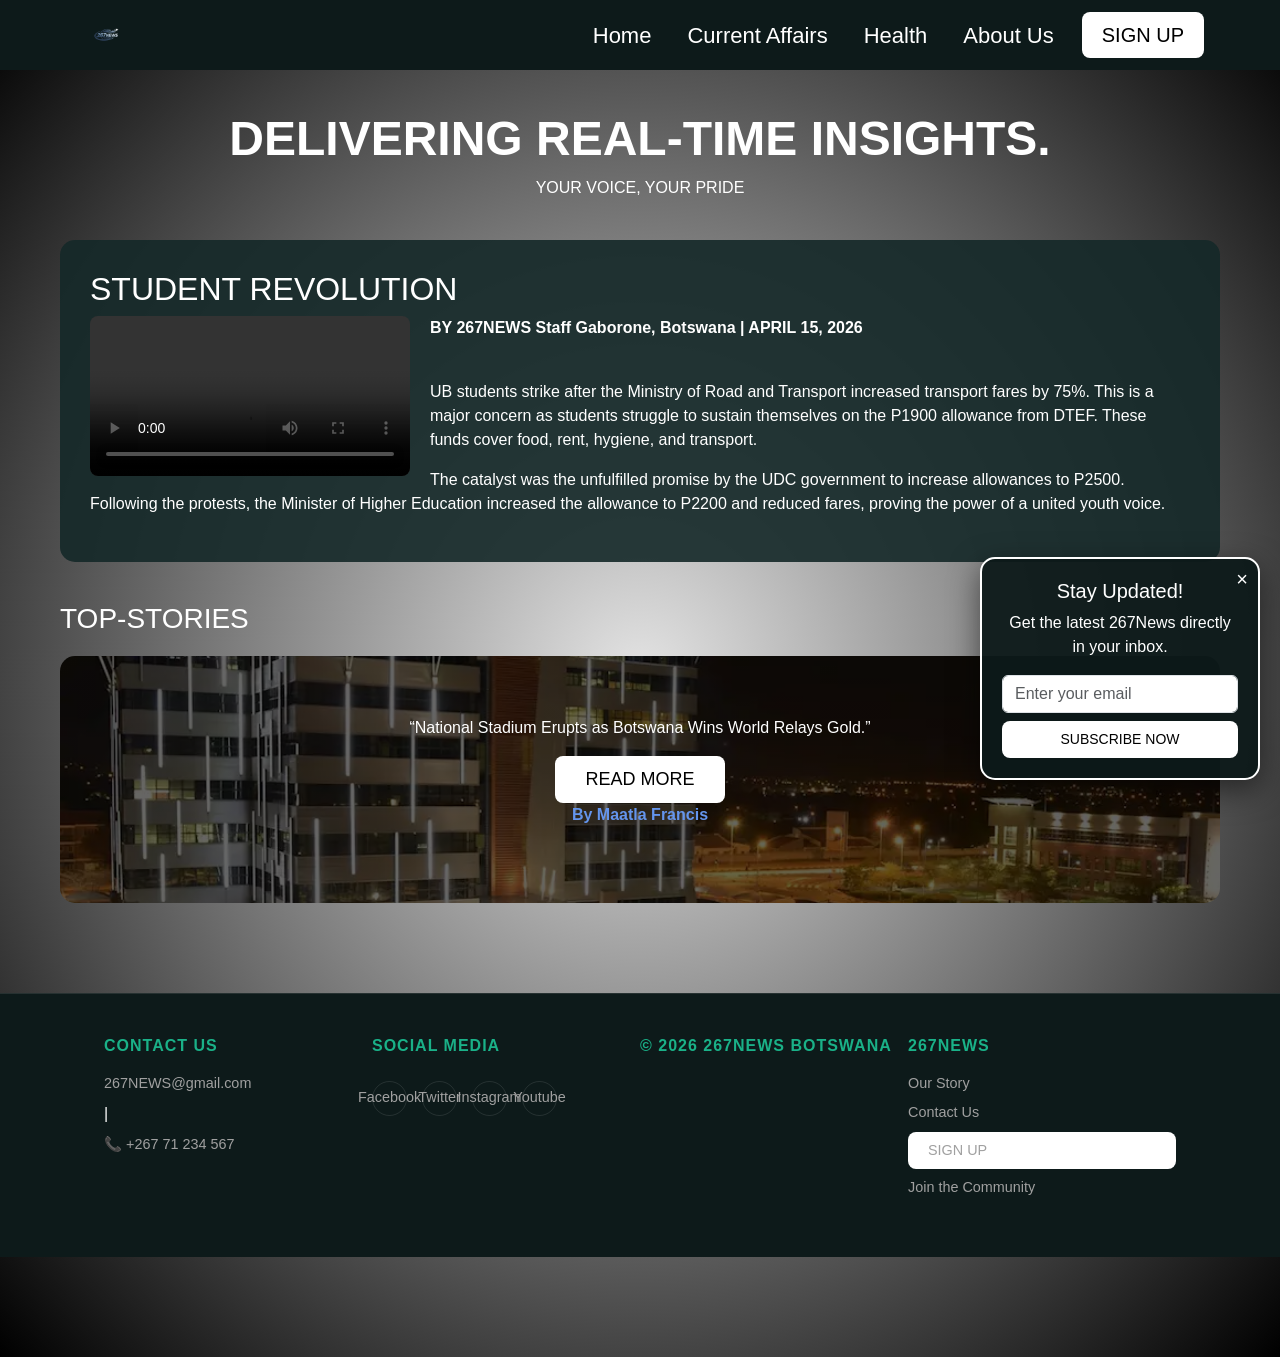
<file: index.html>
<!DOCTYPE html>
<html lang="en">
<head>
    <meta charset="UTF-8">
    <meta name="viewport" content="width=device-width, initial-scale=1.0">
    <title>267News | NationWide News</title>
    <link href="https://cdn.jsdelivr.net/npm/bootstrap@5.3.0/dist/css/bootstrap.min.css" rel="stylesheet">
    <style>
* {
    margin: 0;
    padding: 0;
    box-sizing: border-box;
 }

body {
    background: radial-gradient(#e4e4e4, #000000);
    font-family: Verdana, sans-serif;
    color: white;
    min-height: 100vh;
    padding-bottom: 80px; 
}

a { 
    text-decoration: none; transition: 0.3s; }
.navbar {
    background-color: #0d1a1a; 
    padding: 10px 5%;
    position: sticky;
    top: 0;
    z-index: 1000;
}

.logo img {
    height: 40px;
}

.nav-link {
    color: white;
    font-family: 'Impact', 'Arial Narrow Bold', sans-serif;
    font-size: 22px;
    margin-right: 20px;
    transition: 0.3s;
}

.signup-btn {
    background-color: white;
    color: black ;
    padding: 8px 20px;
    border-radius: 8px;
    text-decoration: none;
    font-family: 'Impact', sans-serif;
    font-size: 20px;
    text-transform: uppercase;
    display: inline-block;
    border: none;
}


@media (max-width: 991px) {
    .navbar-collapse {
        background-color: #0d1a1a;
        padding: 20px;
        text-align: center;
        border-radius: 0 0 15px 15px;
    }
    
    .nav-link {
        margin: 15px 0;
        font-size: 24px;
    }

    .signup-btn {
        margin-top: 10px;
        width: 100%; 
    }
}

main {
    padding: 40px 20px;
    max-width: 1200px;
    margin: 0 auto;
}

.hero-section {
    text-align: center;
    margin-bottom: 40px;
}

.hero-section h1 {
    font-size: 3rem;
    font-weight: 800;
    text-transform: uppercase;
}

article {
    background-color: rgba(20, 40, 40, 0.9);
    padding: 30px;
    border-radius: 15px;
    margin-bottom: 40px;
    overflow: hidden;
    text-align: left;
}

.floated-video {
    float: left;
    margin: 0 20px 15px 0;
    border-radius: 8px;
    max-width: 100%;
}

.slideshow-container {
    position: relative;
    background: linear-gradient(rgba(0, 0, 0, 0.6), rgba(0, 0, 0, 0.6)), url('1338883-gaborone.webp');
    background-size: cover;
    background-position: center;
    padding: 60px 20px;
    border-radius: 15px;
    margin-top: 20px;
}
.mySlides {
    display: none;
    text-align: center;
}
.publisher { color: cornflowerblue; font-weight: bold;
}

footer {
    background-color: #0d1a1a; 
    border-top: 1px solid rgba(255, 255, 255, 0.1);
    padding: 40px 0 20px 0;
    margin-top: 50px; 
    width: 100%;
    position: relative; 
}
.footer-content {
    display: flex;
    justify-content: space-between; 
    align-items: flex-start;
    flex-wrap: wrap;
    max-width: 1200px;
    margin: 0 auto;
    padding: 0 5%;
}


.footer-section {
    flex: 1;
    min-width: 250px; 
    margin-bottom: 30px;
    text-align: left;
}

.footer-section p {
    margin-bottom: 15px;
    font-size: 1rem;
    font-weight: 600;
    color: #1ab188;
    text-transform: uppercase;
    letter-spacing: 1px;
}


.footer-section a {
    display: block; 
    color: #a0a0a0;
    font-size: 0.9rem;
    margin: 8px 0;
    text-decoration: none;
    transition: all 0.3s ease;
}

.footer-section a:hover {
    color: #ffffff;
    transform: translateX(5px); 
}


.social-links {
    display: flex;
    gap: 15px;
    margin-top: 10px;
}

.social-links a {
    display: inline-flex;
    align-items: center;
    justify-content: center;
    border: 1px solid rgba(255,255,255,0.1);
    width: 35px;
    height: 35px;
    border-radius: 50%;
    padding: 0;
    transition: 0.3s;
}

.social-links a:hover {
    background-color: #1ab188;
    border-color: #1ab188;
    color: white;
    transform: translateY(-3px);
}


.footer-bottom {
    text-align: center;
    padding-top: 20px;
    margin-top: 20px;
    border-top: 1px solid rgba(255, 255, 255, 0.05);
    font-size: 0.8rem;
    color: #666;
}

body {
    padding-bottom: 100px; 
}

@media (max-width: 600px) {
    .footer-content {
        flex-direction: column;
        gap: 10px;
    }
    .sticky-footer {
        position: relative; 
    }
}
        @media (max-width: 768px) {
            .floated-video {
                float: none;
                width: 100%;
                margin-right: 0;
            }
            .nav-links { display: none; } 
        }

        .newsletter-box {
    position: fixed;
    bottom: -300px;
    right: 20px;
    width: 280px;
    background: rgba(13, 26, 26, 0.95);
    border: 2px solid white;
    border-radius: 15px;
    padding: 20px;
    z-index: 2000;
    transition: bottom 0.6s ease-in-out;
    box-shadow: 0 10px 30px rgba(0,0,0,0.5);
    text-align: center;
}

.newsletter-box.show {
    bottom: 120px; 
}

.close-btn {
    position: absolute;
    top: 5px;
    right: 10px;
    background: none;
    border: none;
    color: white;
    font-size: 20px;
    cursor: pointer;
}
    </style>

    <head>
<script async src="https://pagead2.googlesyndication.com/..." crossorigin="anonymous"></script>
    </head>

<body>

   <nav class="navbar navbar-expand-lg">
    <div class="container-fluid">
        <a class="navbar-brand logo" href="index.html">
            <img src="345news.png" alt="267News Logo">
        </a>

        <button class="navbar-toggler" type="button" data-bs-toggle="collapse" data-bs-target="#navbarNav" aria-controls="navbarNav" aria-expanded="false" aria-label="Toggle navigation">
            <span class="navbar-toggler-icon" style="filter: invert(1);"></span>
        </button>

        <div class="collapse navbar-collapse" id="navbarNav">
            <ul class="navbar-nav ms-auto align-items-center">
                <li class="nav-item"><a class="nav-link" href="index.html">Home</a></li>
                <li class="nav-item"><a class="nav-link" href="current affairs.html">Current Affairs</a></li>
                <li class="nav-item"><a class="nav-link" href="health.html">Health</a></li>
                <li class="nav-item"><a class="nav-link" href="about us.html">About Us</a></li>
                <li class="nav-item">
                    <a href="form.html" class="signup-btn">SIGN UP</a>
                </li>
            </ul>
        </div>
    </div>
</nav>
    <main>
        <section class="hero-section">
            <h1>DELIVERING REAL-TIME INSIGHTS.</h1>
            <p>YOUR VOICE, YOUR PRIDE</p>
        </section>
        <section class="news-grid">
            <article>
                <h2>STUDENT REVOLUTION</h2>
                <video controls class="floated-video" width="320">
                    <source src="students striking.mp4" type="video/mp4">
                    Your browser does not support the video tag.
                </video>
                <p><strong>BY 267NEWS Staff Gaborone, Botswana | APRIL 15, 2026</strong></p>
                <br>
                <p>
                    UB students strike after the Ministry of Road and Transport increased transport fares by 75%. 
                    This is a major concern as students struggle to sustain themselves on the P1900 allowance from DTEF. 
                    These funds cover food, rent, hygiene, and transport. 
                </p>
                <p>
                    The catalyst was the unfulfilled promise by the UDC government to increase allowances to P2500. 
                    Following the protests, the Minister of Higher Education increased the allowance to P2200 and 
                    reduced fares, proving the power of a united youth voice.
                </p>
            </article>
        </section>

       <h3>TOP-STORIES</h3>

<div class="slideshow-container">

    <div class="mySlides">
        <q>National Stadium Erupts as Botswana Wins World Relays Gold.</q>
        <div class="mt-3">
            <a href="current_affairs.html" class="signup-btn" style="font-size: 18px; padding: 10px 30px;">Read More</a>
        </div>
        <p class="publisher">By Maatla Francis</p>
    </div>


    <div class="mySlides">
        <q>Nationwide Polio Campaign Targets 300,000 Children</q>
        <div class="mt-3">
            <a href="health.html" class="signup-btn" style="font-size: 18px; padding: 10px 30px;">Read More</a>
        </div>
        <p class="publisher">By Maatla Francis</p>
    </div>

    
    <div class="mySlides">
        <q>Bank of Botswana Delivers Aggressive 200-Basis-Point Rate Hike.</q>
        <div class="mt-3">
            <a href="current_affairs.html" class="signup-btn" style="font-size: 18px; padding: 10px 30px;">Read More</a>
        </div>
        <p class="publisher">By Leatile Mogende</p>
    </div>

    <div class="mySlides">
        <q>Drug Availability Stabilizes at 64% After Military Intervention</q>
        <div class="mt-3">
            <a href="health.html" class="signup-btn" style="font-size: 18px; padding: 10px 30px;">Read More</a>
        </div>
        <p class="publisher">By Lucia Molete</p>
    </div>
</div>

    </main>
<footer class="sticky-footer">
    <div class="footer-content">

        <div class="footer-section">
            <p><strong>CONTACT US</strong></p>
            <a href="mailto:267NEWS@gmail.com">267NEWS@gmail.com</a> | 
            <a href="tel:+26771234567">📞 +267 71 234 567</a>
        </div>

        <div class="footer-section">
            <p><strong>SOCIAL MEDIA</strong></p>
            <div class="social-links">
            <a href="https://facebook.com/267NewsBotswana" target="_blank">Facebook</a>
            <a href="https://twitter.com/267NewsBotswana" target="_blank">Twitter</a>
            <a href="https://instagram.com/267NewsBotswana" target="_blank">Instagram</a>
            <a href="https://youtube.com/267NewsBotswana" target="_blank">Youtube</a>
            </div>
        </div>
        <div class="footer-section">
            <p>&copy; 2026 267NEWS Botswana</p>
        </div>
        <div class="footer-section">
    <p>267News</p>
    <a href="about-us.html">Our Story</a>
    <a href="contact.html">Contact Us</a>
    <a href="form.html" class="signup-btn">SIGN UP</a>
    <a href="form.html">Join the Community</a>
</div>
    </div>
</footer>

<div id="newsletterPopin" class="newsletter-box">
    <button class="close-btn" onclick="closeNewsletter()">&times;</button>
    <h5>Stay Updated!</h5>
    <p>Get the latest 267News directly in your inbox.</p>
    <input type="email" placeholder="Enter your email" class="form-control mb-2">
    <button class="signup-btn" style="font-size: 14px; width: 100%;">Subscribe Now</button>
</div>
<script>
    let slideIndex = 0;
    showSlides();

    function showSlides() {
        let i;
        let slides = document.getElementsByClassName("mySlides");
        
        for (i = 0; i < slides.length; i++) {
            slides[i].style.display = "none";  
        }
        
        slideIndex++;
        
        if (slideIndex > slides.length) {slideIndex = 1}    
        
        slides[slideIndex-1].style.display = "block";  
        
    
        setTimeout(showSlides, 4000); 
    }

window.onscroll = function() {
    let popin = document.getElementById("newsletterPopin");
    
    if (document.body.scrollTop > 300 || document.documentElement.scrollTop > 300) {
        popin.classList.add("show");
    }
};

function closeNewsletter() {
    document.getElementById("newsletterPopin").style.display = "none";
}
</script>

    <script src="https://cdn.jsdelivr.net/npm/bootstrap@5.3.0/dist/js/bootstrap.bundle.min.js"></script>

</body>
</html>
</file>
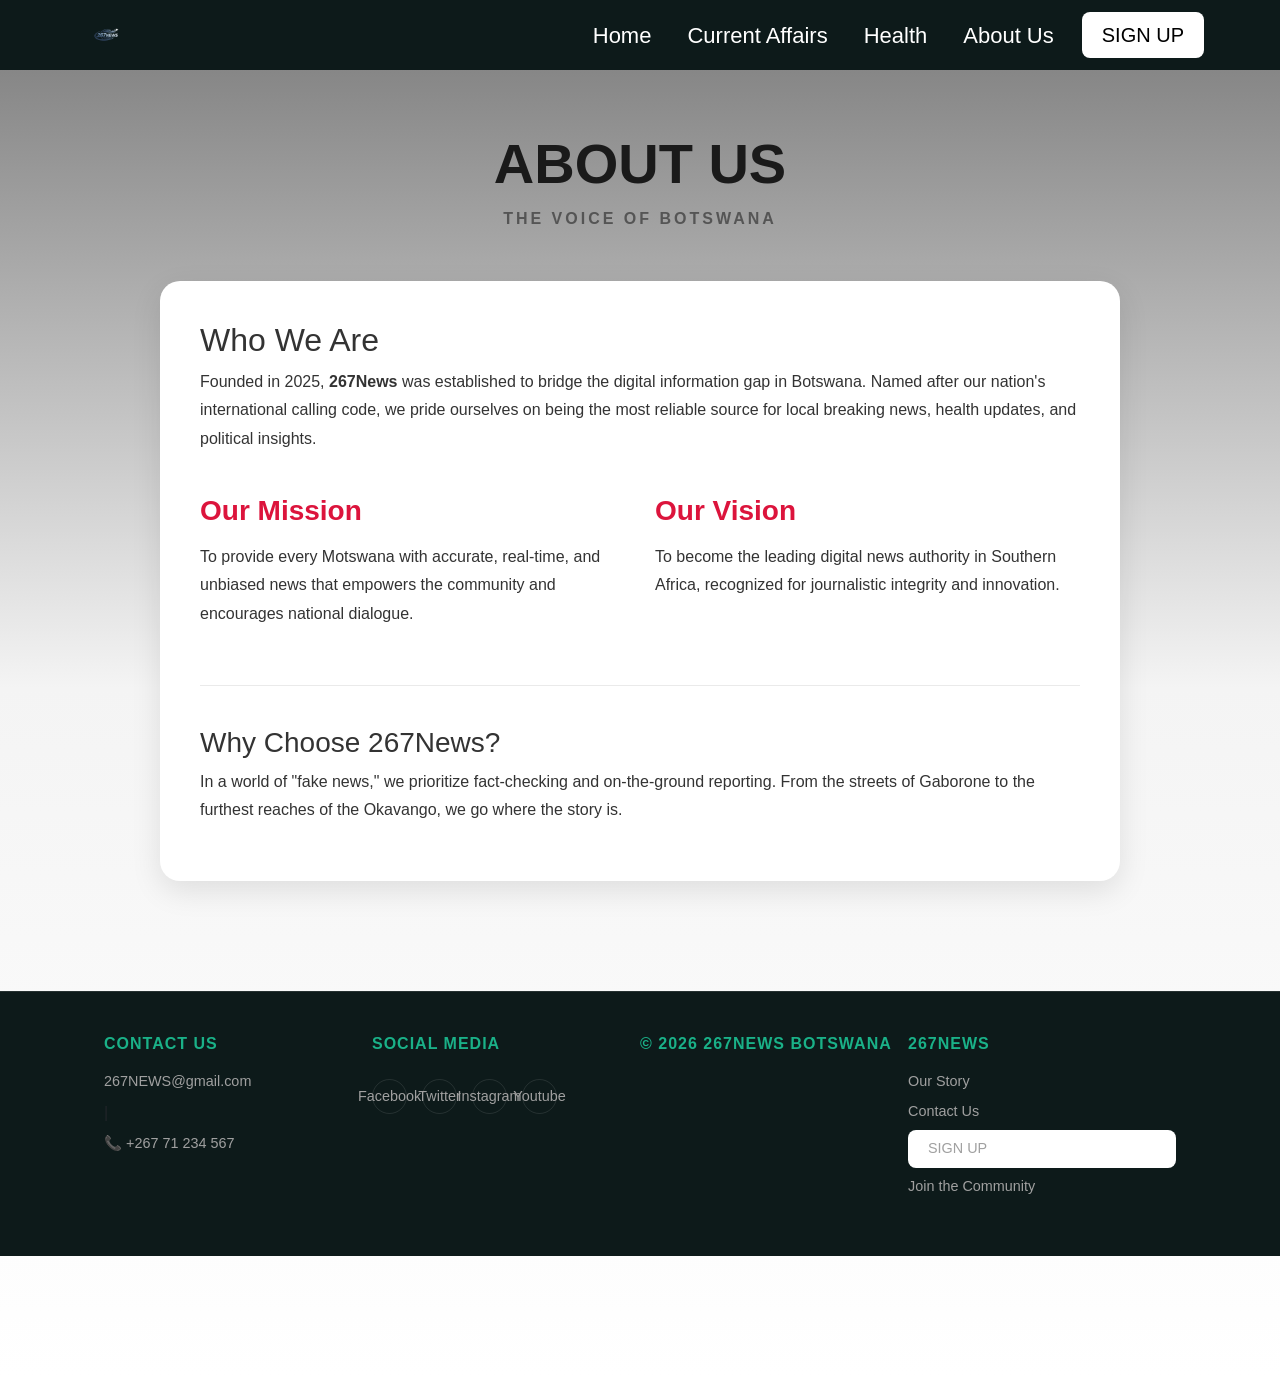
<file: about us.html>
<!DOCTYPE html>
<html lang="en">
<head>
    <meta charset="UTF-8">
    <meta name="viewport" content="width=device-width, initial-scale=1.0">
    <title>About Us | 267News</title>
    <link href="https://cdn.jsdelivr.net/npm/bootstrap@5.3.0/dist/css/bootstrap.min.css" rel="stylesheet">
    <style>
    
        * {
            margin: 0;
            padding: 0;
            box-sizing: border-box;
            font-family: 'Poppins', sans-serif;
        }

        body {
            background: linear-gradient(to bottom, #7a7a7a 0%, #f4f4f4 50%, #ffffff 100%);
            min-height: 100vh;
            padding-bottom: 120px;
        }

.navbar {
    background-color: #0d1a1a; 
    padding: 10px 5%;
    position: sticky;
    top: 0;
    z-index: 1000;
}

.logo img {
    height: 40px;
}

.nav-link {
    color: white;
    font-family: 'Impact', 'Arial Narrow Bold', sans-serif;
    font-size: 22px;
    margin-right: 20px;
    transition: 0.3s;
}

.signup-btn {
    background-color: white;
    color: black;
    padding: 8px 20px;
    border-radius: 8px;
    text-decoration: none;
    font-family: 'Impact', sans-serif;
    font-size: 20px;
    text-transform: uppercase;
    display: inline-block;
    border: none;
}


@media (max-width: 991px) {
    .navbar-collapse {
        background-color: #0d1a1a;
        padding: 20px;
        text-align: center;
        border-radius: 0 0 15px 15px;
    }
    
    .nav-link {
        margin: 15px 0;
        font-size: 24px;
    }

    .signup-btn {
        margin-top: 10px;
        width: 100%; 
    }
}

        main {
            max-width: 1000px;
            margin: 0 auto;
            padding: 60px 20px;
        }

        .hero-section {
            text-align: center;
            margin-bottom: 50px;
        }

        h1 {
            font-size: 3.5rem;
            font-weight: 900;
            color: #1a1a1a;
            margin-bottom: 10px;
        }

        .tagline {
            color: #555;
            text-transform: uppercase;
            letter-spacing: 3px;
            font-weight: bold;
        }

        .content-card {
            background: white;
            padding: 40px;
            border-radius: 20px;
            box-shadow: 0 10px 30px rgba(0,0,0,0.1);
            line-height: 1.8;
            color: #333;
        }

        .about-grid {
            display: grid;
            grid-template-columns: 1fr 1fr;
            gap: 30px;
            margin-top: 40px;
        }

        .grid-item h3 {
            color: crimson;
            font-weight: bold;
            margin-bottom: 15px;
        }
footer {
    background-color: #0d1a1a; 
    border-top: 1px solid rgba(255, 255, 255, 0.1);
    padding: 40px 0 20px 0;
    margin-top: 50px; 
    width: 100%;
    position: relative; 
}

.footer-content {
    display: flex;
    justify-content: space-between; 
    align-items: flex-start;
    flex-wrap: wrap;
    max-width: 1200px;
    margin: 0 auto;
    padding: 0 5%;
}


.footer-section {
    flex: 1;
    min-width: 250px; 
    margin-bottom: 30px;
    text-align: left;
}

.footer-section p {
    margin-bottom: 15px;
    font-size: 1rem;
    font-weight: 600;
    color: #1ab188;
    text-transform: uppercase;
    letter-spacing: 1px;
}


.footer-section a {
    display: block; 
    color: #a0a0a0;
    font-size: 0.9rem;
    margin: 8px 0;
    text-decoration: none;
    transition: all 0.3s ease;
}

.footer-section a:hover {
    color: #ffffff;
    transform: translateX(5px); 
}


.social-links {
    display: flex;
    gap: 15px;
    margin-top: 10px;
}

.social-links a {
    display: inline-flex;
    align-items: center;
    justify-content: center;
    border: 1px solid rgba(255,255,255,0.1);
    width: 35px;
    height: 35px;
    border-radius: 50%;
    padding: 0;
    transition: 0.3s;
}

.social-links a:hover {
    background-color: #1ab188;
    border-color: #1ab188;
    color: white;
    transform: translateY(-3px);
}


.footer-bottom {
    text-align: center;
    padding-top: 20px;
    margin-top: 20px;
    border-top: 1px solid rgba(255, 255, 255, 0.05);
    font-size: 0.8rem;
    color: #666;
}

</style>
</head>
<body>

    <nav class="navbar navbar-expand-lg">
    <div class="container-fluid">
        <a class="navbar-brand logo" href="index.html">
            <img src="345news.png" alt="267News Logo">
        </a>

        <button class="navbar-toggler" type="button" data-bs-toggle="collapse" data-bs-target="#navbarNav" aria-controls="navbarNav" aria-expanded="false" aria-label="Toggle navigation">
            <span class="navbar-toggler-icon" style="filter: invert(1);"></span>
        </button>

        <div class="collapse navbar-collapse" id="navbarNav">
            <ul class="navbar-nav ms-auto align-items-center">
                <li class="nav-item"><a class="nav-link" href="index.html">Home</a></li>
                <li class="nav-item"><a class="nav-link" href="current affairs.html">Current Affairs</a></li>
                <li class="nav-item"><a class="nav-link" href="health.html">Health</a></li>
                <li class="nav-item"><a class="nav-link" href="about us.html">About Us</a></li>
                <li class="nav-item">
                <a href="form.html" class="signup-btn">SIGN UP</a>
                </li>
            </ul>
        </div>
    </div>
</nav>

    <main>
        <section class="hero-section">
            <h1>ABOUT US</h1>
            <p class="tagline">The Voice of Botswana</p>
        </section>

        <div class="content-card">
            <h2>Who We Are</h2>
            <p>
                Founded in 2025, <strong>267News</strong> was established to bridge the digital information gap in Botswana. 
                Named after our nation's international calling code, we pride ourselves on being the most reliable 
                source for local breaking news, health updates, and political insights.
            </p>

            <div class="about-grid">
                <div class="grid-item">
                    <h3>Our Mission</h3>
                    <p>To provide every Motswana with accurate, real-time, and unbiased news that empowers the community and encourages national dialogue.</p>
                </div>
                <div class="grid-item">
                    <h3>Our Vision</h3>
                    <p>To become the leading digital news authority in Southern Africa, recognized for journalistic integrity and innovation.</p>
                </div>
            </div>

            <hr style="margin: 40px 0; opacity: 0.1;">

            <h3>Why Choose 267News?</h3>
            <p>In a world of "fake news," we prioritize fact-checking and on-the-ground reporting. From the streets of Gaborone to the furthest reaches of the Okavango, we go where the story is.</p>
        </div>
    </main>
<footer class="sticky-footer">
    <div class="footer-content">

        <div class="footer-section">
            <p><strong>CONTACT US</strong></p>
            <a href="mailto:267NEWS@gmail.com">267NEWS@gmail.com</a> | 
            <a href="tel:+26771234567">📞 +267 71 234 567</a>
        </div>

        <div class="footer-section">
            <p><strong>SOCIAL MEDIA</strong></p>
            <div class="social-links">
            <a href="https://facebook.com/267NewsBotswana" target="_blank">Facebook</a>
            <a href="https://twitter.com/267NewsBotswana" target="_blank">Twitter</a>
            <a href="https://instagram.com/267NewsBotswana" target="_blank">Instagram</a>
            <a href="https://youtube.com/267NewsBotswana" target="_blank">Youtube</a>
            </div>
        </div>
        <div class="footer-section">
            <p>&copy; 2026 267NEWS Botswana</p>
        </div>
        <div class="footer-section">
    <p>267News</p>
    <a href="about-us.html">Our Story</a>
    <a href="contact.html">Contact Us</a>
    <a href="form.html" class="signup-btn">SIGN UP</a>
    <a href="form.html">Join the Community</a>
</div>
    </div>
</footer>

</body>
</html>
</file>
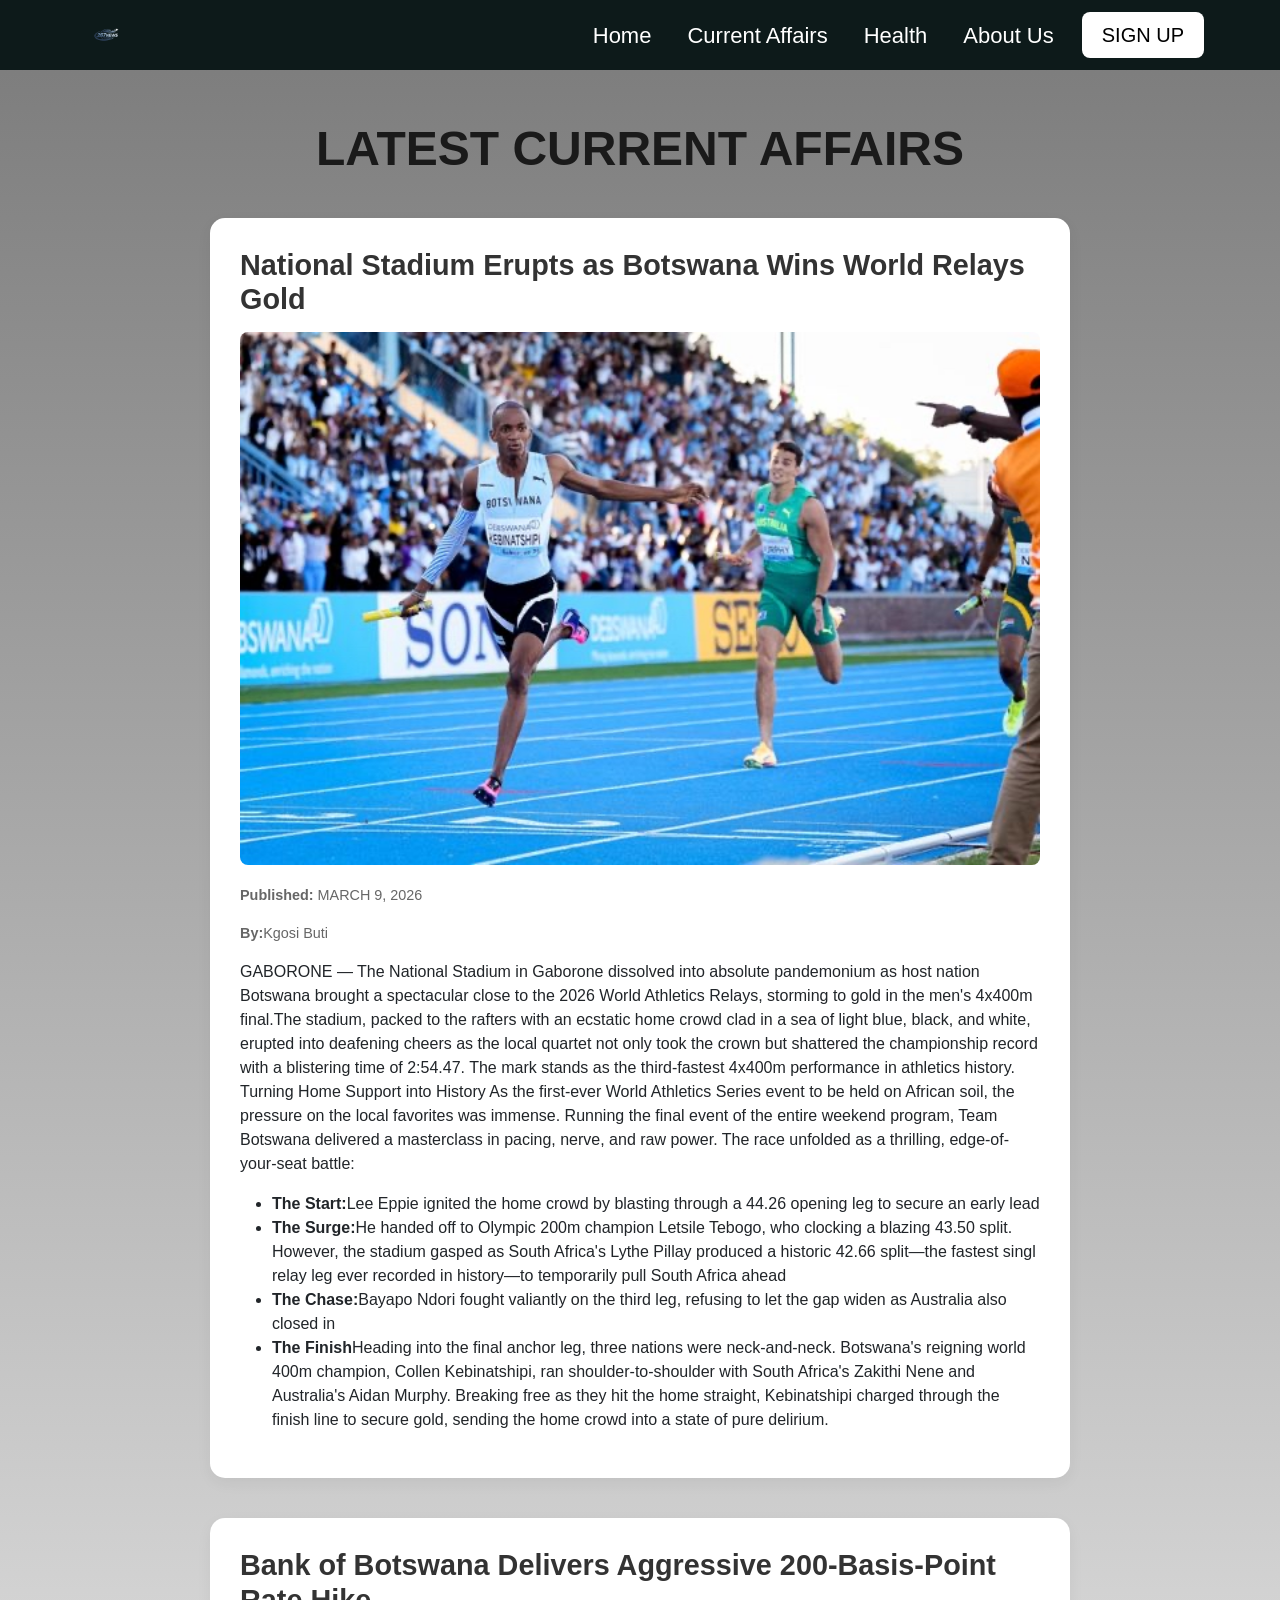
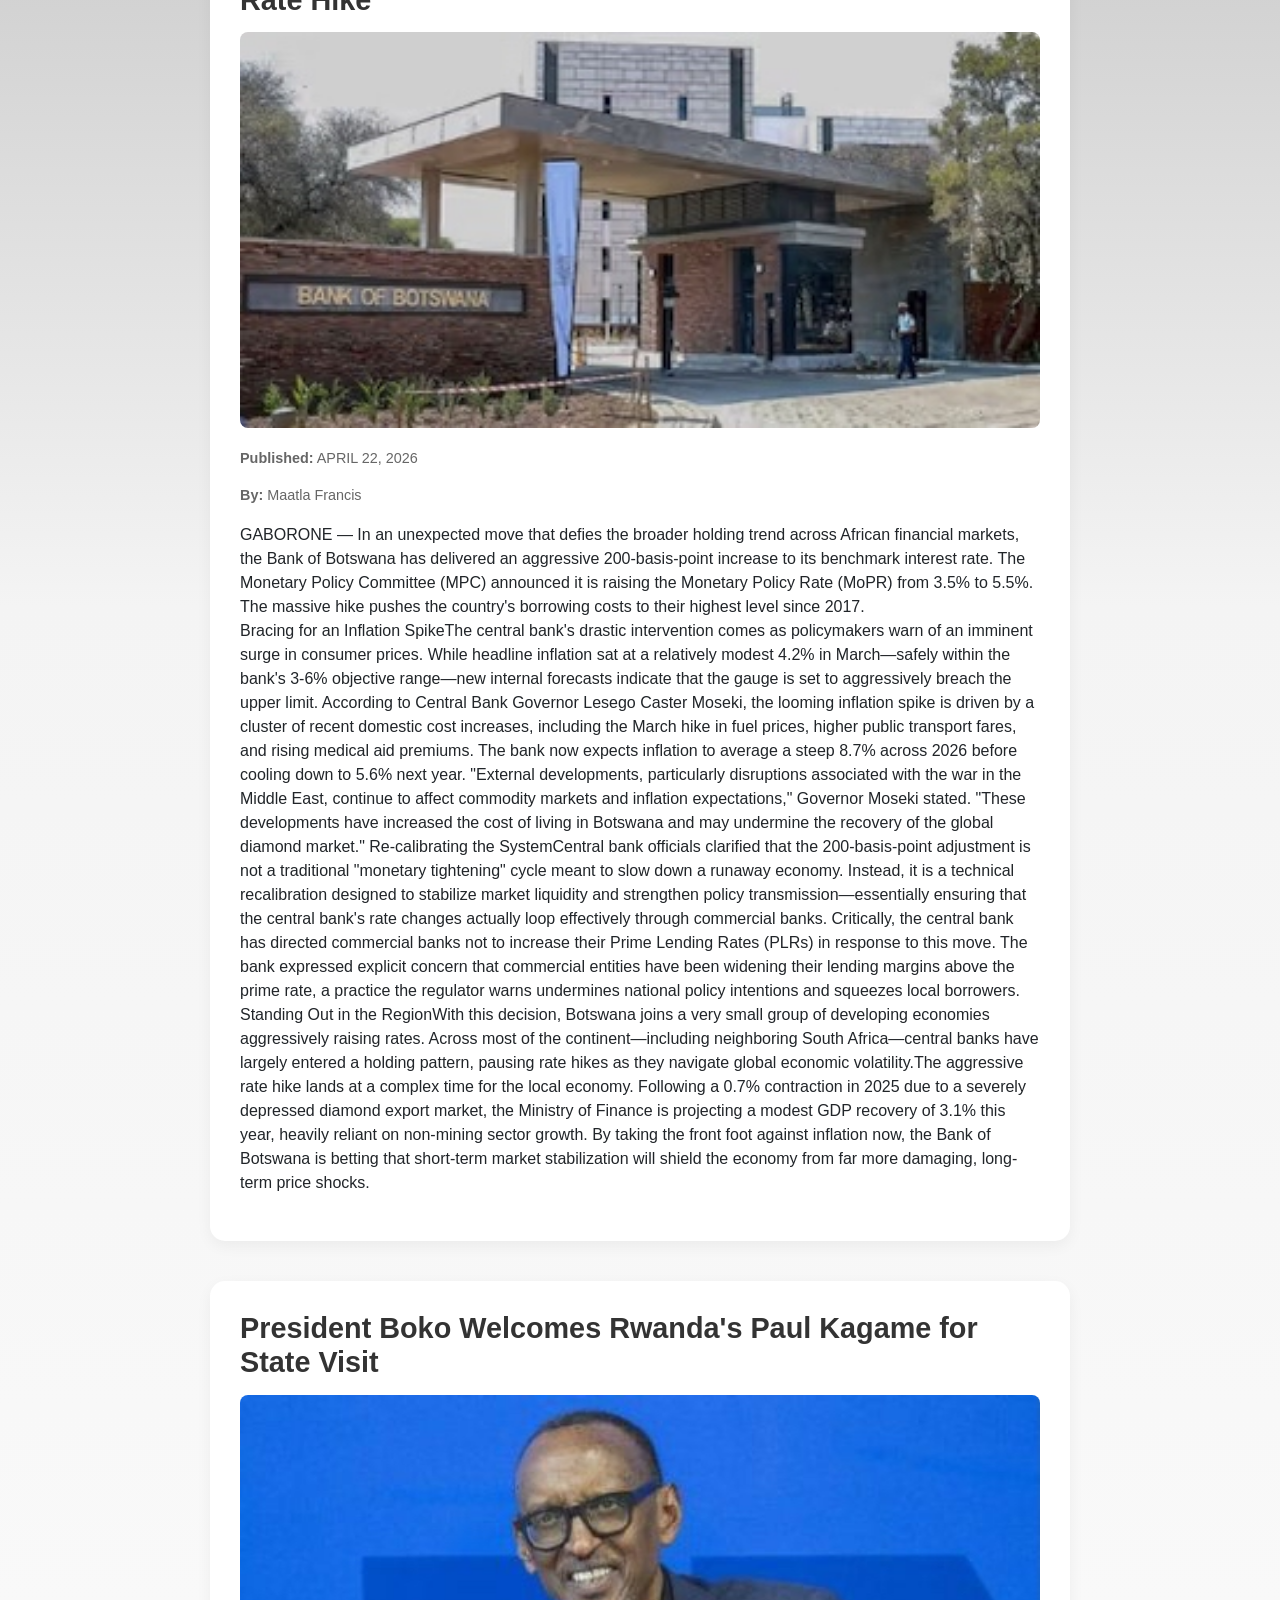
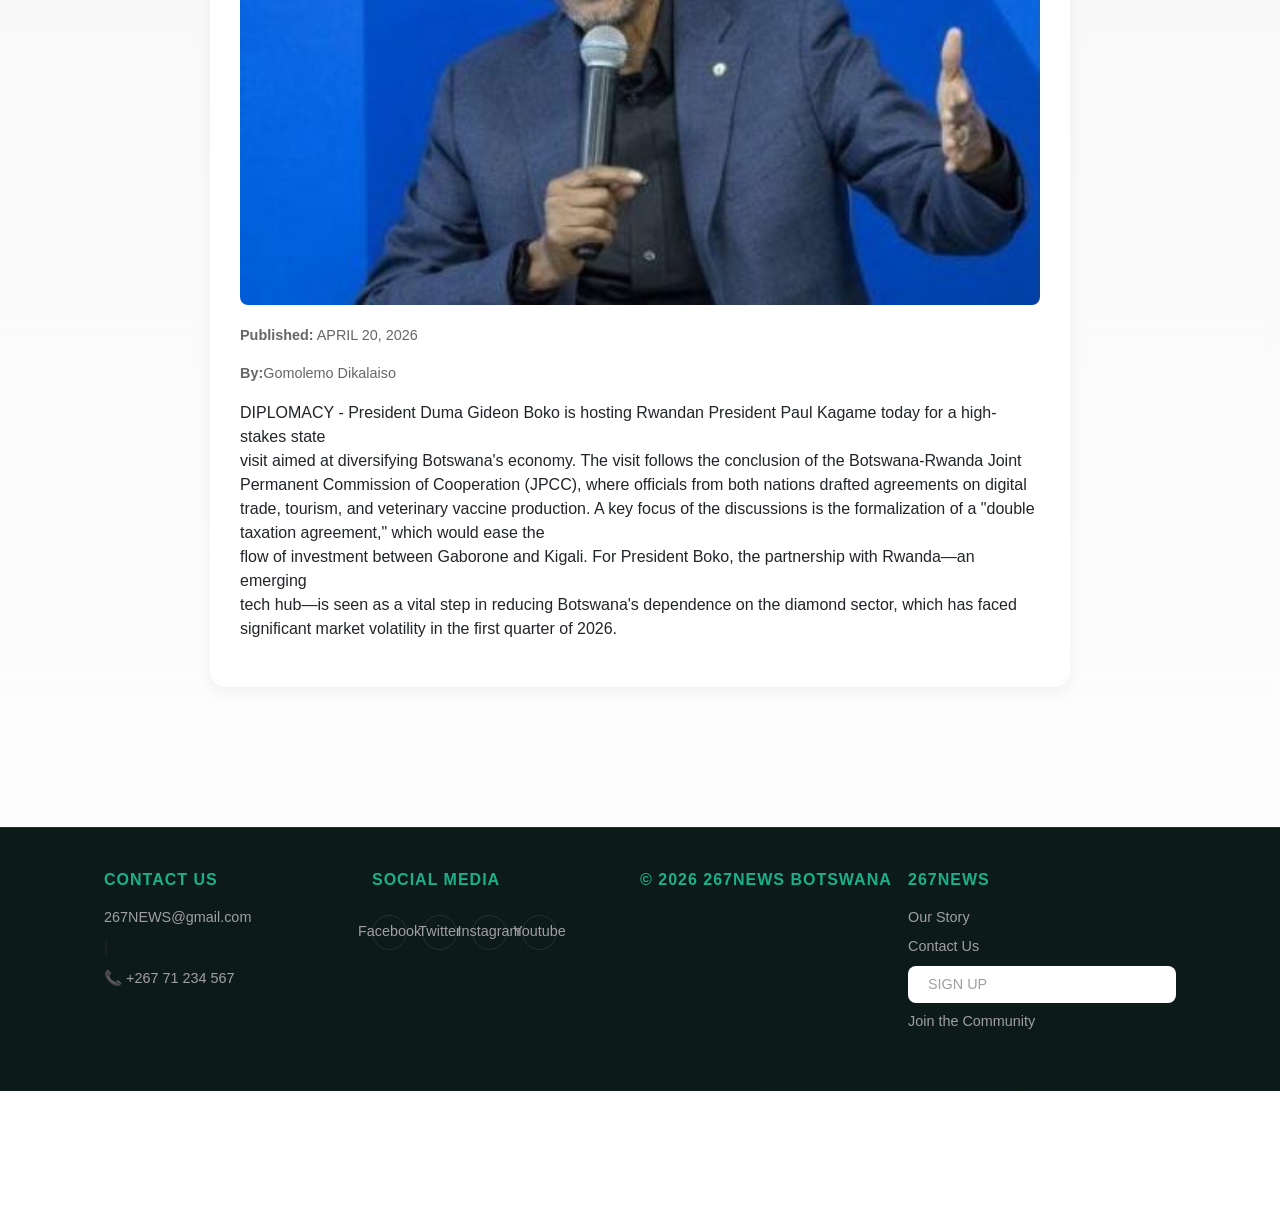
<file: current affairs.html>
<!DOCTYPE html>
<html lang="en">
<head>
    <meta charset="UTF-8">
    <meta name="viewport" content="width=device-width, initial-scale=1.0">
    <title>267News | Current Affairs</title>
    <link href="https://cdn.jsdelivr.net/npm/bootstrap@5.3.0/dist/css/bootstrap.min.css" rel="stylesheet">
    <style>
        * {
            margin: 0;
            padding: 0;
            box-sizing: border-box;
            font-family: 'Poppins', sans-serif;
        }

        body {
            background: linear-gradient(to bottom, #7a7a7a 0%, #f4f4f4 50%, #ffffff 100%);
            min-height: 100vh;
            padding-bottom: 120px; 
        }

       .navbar {
    background-color: #0d1a1a; 
    padding: 15px 5%;
    display: flex;
    align-items: center;
    justify-content: space-between;
    width: 100%;
    position: sticky;
    top: 0;
    z-index: 1000;
}


.navbar {
    background-color: #0d1a1a ; 
    padding: 10px 5%;
    position: sticky;
    top: 0;
    z-index: 1000;
}

.logo img {
    height: 40px;
}

.nav-link {
    color: white ;
    font-family: 'Impact', 'Arial Narrow Bold', sans-serif;
    font-size: 22px;
    margin-right: 20px;
    transition: 0.3s;
}

.signup-btn {
    background-color: white;
    color: black ;
    padding: 8px 20px;
    border-radius: 8px;
    text-decoration: none;
    font-family: 'Impact', sans-serif;
    font-size: 20px;
    text-transform: uppercase;
    display: inline-block;
    border: none;
}


@media (max-width: 991px) {
    .navbar-collapse {
        background-color: #0d1a1a;
        padding: 20px;
        text-align: center;
        border-radius: 0 0 15px 15px;
    }
    
    .nav-link {
        margin: 15px 0;
        font-size: 24px;
    }

    .signup-btn {
        margin-top: 10px;
        width: 100%; 
    }
}
        main {
            max-width: 900px;
            margin: 0 auto;
            padding: 50px 20px;
            text-align: center;
        }

        h1 {
            font-size: 3rem;
            font-weight: bold;
            color: #1a1a1a;
            margin-bottom: 40px;
        }

        article {
            background: white;
            padding: 30px;
            border-radius: 15px;
            margin-bottom: 40px;
            box-shadow: 0 5px 15px rgba(0,0,0,0.05);
            text-align: left;
        }

        article h3 {
            font-size: 1.8rem;
            font-weight: 800;
            margin-bottom: 15px;
            color: #333;
        }

        article img {
            width: 100%;
            height: auto;
            border-radius: 8px;
            margin-bottom: 20px;
        }

        .meta-data {
            font-size: 0.9rem;
            color: #666;
            margin-bottom: 15px;
        }

        hr { border: 0; height: 1px; background: #ccc; margin: 40px 0; }
footer {
    background-color: #0d1a1a; 
    border-top: 1px solid rgba(255, 255, 255, 0.1);
    padding: 40px 0 20px 0;
    margin-top: 50px; 
    width: 100%;
    position: relative; 
}

.footer-content {
    display: flex;
    justify-content: space-between; 
    align-items: flex-start;
    flex-wrap: wrap;
    max-width: 1200px;
    margin: 0 auto;
    padding: 0 5%;
}

.footer-section {
    flex: 1;
    min-width: 250px; 
    margin-bottom: 30px;
    text-align: left;
}

.footer-section p {
    margin-bottom: 15px;
    font-size: 1rem;
    font-weight: 600;
    color: #1ab188;
    text-transform: uppercase;
    letter-spacing: 1px;
}


.footer-section a {
    display: block; 
    color: #a0a0a0;
    font-size: 0.9rem;
    margin: 8px 0;
    text-decoration: none;
    transition: all 0.3s ease;
}

.footer-section a:hover {
    color: #ffffff;
    transform: translateX(5px); 
}


.social-links {
    display: flex;
    gap: 15px;
    margin-top: 10px;
}

.social-links a {
    display: inline-flex;
    align-items: center;
    justify-content: center;
    border: 1px solid rgba(255,255,255,0.1);
    width: 35px;
    height: 35px;
    border-radius: 50%;
    padding: 0;
    transition: 0.3s;
}

.social-links a:hover {
    background-color: #1ab188;
    border-color: #1ab188;
    color: white;
    transform: translateY(-3px);
}


.footer-bottom {
    text-align: center;
    padding-top: 20px;
    margin-top: 20px;
    border-top: 1px solid rgba(255, 255, 255, 0.05);
    font-size: 0.8rem;
    color: #666;
}
    </style>
</head>
<body>

   <nav class="navbar navbar-expand-lg">
    <div class="container-fluid">
        <a class="navbar-brand logo" href="index.html">
            <img src="345news.png" alt="267News Logo">
        </a>

        <button class="navbar-toggler" type="button" data-bs-toggle="collapse" data-bs-target="#navbarNav" aria-controls="navbarNav" aria-expanded="false" aria-label="Toggle navigation">
            <span class="navbar-toggler-icon" style="filter: invert(1);"></span>
        </button>

        <div class="collapse navbar-collapse" id="navbarNav">
            <ul class="navbar-nav ms-auto align-items-center">
                <li class="nav-item"><a class="nav-link" href="index.html">Home</a></li>
                <li class="nav-item"><a class="nav-link" href="current affairs.html">Current Affairs</a></li>
                <li class="nav-item"><a class="nav-link" href="health.html">Health</a></li>
                <li class="nav-item"><a class="nav-link" href="about us.html">About Us</a></li>
                <li class="nav-item">
                    <a href="form.html" class="signup-btn">SIGN UP</a>
                </li>
            </ul>
        </div>
    </div>
</nav>

    <main>
        <h1>LATEST CURRENT AFFAIRS</h1>

        <article>
            <h3>National Stadium Erupts as Botswana Wins World Relays Gold</h3>
            <img src="racr.jfif" alt="Botswana relay team winning">
            <div class="meta-data">
                <p><strong>Published:</strong> MARCH 9, 2026</p>
                <p><strong>By:</strong>Kgosi Buti</p>
            </div>
            <p>GABORONE — The National Stadium in Gaborone dissolved into absolute pandemonium as host nation Botswana brought a spectacular
                close to the 2026 World Athletics Relays, storming to gold in the men's 4x400m final.The stadium, packed to the rafters with
                an ecstatic home crowd clad in a sea of light blue, black, and white, erupted into deafening cheers as the local quartet not 
                only took the crown but shattered the championship record with a blistering time of 2:54.47. The mark stands as the third-fastest 
                4x400m performance in athletics history.<br>Turning Home Support into History
As the first-ever World Athletics Series event to be held on African soil, the pressure on the local favorites was immense. Running the final event of the entire weekend program, Team Botswana delivered a masterclass in pacing, nerve, and raw power.

The race unfolded as a thrilling, edge-of-your-seat battle:
<ul class="highlights">
                    <li><strong>The Start:</strong>Lee Eppie ignited the home crowd by blasting through a 44.26 opening leg to secure an early lead</li>
                    
                    <li><strong>The Surge:</strong>He handed off to Olympic 200m champion Letsile Tebogo, who clocking a blazing 43.50 split. However, 
                                                   the stadium gasped as South Africa's Lythe Pillay produced a historic 42.66 split—the fastest singl relay leg
                                                    ever recorded in history—to temporarily pull South Africa ahead</li>
                    <li><strong>The Chase:</strong>Bayapo Ndori fought valiantly on the third leg, refusing to let the gap widen as Australia also closed in</li>
                    <li><strong>The Finish</strong>Heading into the final anchor leg, three nations were neck-and-neck. Botswana's reigning world 400m champion,
                                                   Collen Kebinatshipi, ran shoulder-to-shoulder with South Africa's Zakithi Nene and Australia's Aidan Murphy. 
                                                   Breaking free as they hit the home straight, Kebinatshipi charged through the finish line to secure gold, 
                                                   sending the home crowd into a state of pure delirium.</li>
                </ul> </p>
        </article>

        <article>
            <h3>Bank of Botswana Delivers Aggressive 200-Basis-Point Rate Hike</h3>
            <img src="bank.jfif" alt="Bank of Botswana building">
            <div class="meta-data">
                <p><strong>Published:</strong> APRIL 22, 2026</p>
                <p><strong>By:</strong> Maatla Francis</p>
            </div>
            <p>GABORONE — In an unexpected move that defies the broader holding trend across African financial markets,
                 the Bank of Botswana has delivered an aggressive 200-basis-point increase to its benchmark interest rate.
                 The Monetary Policy Committee (MPC) announced it is raising the Monetary Policy Rate (MoPR) from 3.5% to 5.5%. 
                 The massive hike pushes the country's borrowing costs to their highest level since 2017. <br>Bracing for an Inflation SpikeThe 
                 central bank's drastic intervention comes as policymakers warn of an imminent surge in consumer prices. While headline inflation
                  sat at a relatively modest 4.2% in March—safely within the bank's 3-6% objective range—new internal forecasts indicate that the
                   gauge is set to aggressively breach the upper limit.  According to Central Bank Governor Lesego Caster Moseki, the looming inflation
                    spike is driven by a cluster of recent domestic cost increases, including the March hike in fuel prices, higher public transport fares, 
                    and rising medical aid premiums. The bank now expects inflation to average a steep 8.7% across 2026 before cooling down to 5.6% next year. 
                    "External developments, particularly disruptions associated with the war in the Middle East, continue to affect commodity markets and inflation
                     expectations," Governor Moseki stated. "These developments have increased the cost of living in Botswana and may undermine the recovery of the 
                     global diamond market."  Re-calibrating the SystemCentral bank officials clarified that the 200-basis-point adjustment is not a traditional "monetary
                      tightening" cycle meant to slow down a runaway economy. Instead, it is a technical recalibration designed to stabilize market liquidity and strengthen
                       policy transmission—essentially ensuring that the central bank's rate changes actually loop effectively through commercial banks.  Critically, the central 
                       bank has directed commercial banks not to increase their Prime Lending Rates (PLRs) in response to this move. The bank expressed explicit concern that commercial 
                       entities have been widening their lending margins above the prime rate, a practice the regulator warns undermines national policy intentions and squeezes local borrowers. 
                        Standing Out in the RegionWith this decision, Botswana joins a very small group of developing economies aggressively raising rates. Across most of the continent—including 
                        neighboring South Africa—central banks have largely entered a holding pattern, pausing rate hikes as they navigate global economic volatility.The aggressive rate hike lands at a
                         complex time for the local economy. Following a 0.7% contraction in 2025 due to a severely depressed diamond export market, the Ministry of Finance is projecting a modest GDP
                          recovery of 3.1% this year, heavily reliant on non-mining sector growth.  By taking the front foot against inflation now, the Bank of Botswana is betting that short-term market 
                          stabilization will shield the economy from far more damaging, long-term price shocks.  </p>
        </article>

        <article>
            <h3>President Boko Welcomes Rwanda's Paul Kagame for State Visit</h3>
            <img src="president.jfif" alt="Presidential State Visit">
            <div class="meta-data">
                <p><strong>Published:</strong> APRIL 20, 2026</p>
                <p><strong>By:</strong>Gomolemo Dikalaiso</p>
            </div>
            <p>DIPLOMACY - President Duma Gideon Boko is hosting Rwandan President Paul Kagame today for a high-stakes state<br>
                   visit aimed at diversifying Botswana's economy. The visit follows the conclusion of the Botswana-Rwanda Joint<br>
                   Permanent Commission of Cooperation (JPCC), where officials from both nations drafted agreements on digital<br>
                   trade, tourism, and veterinary vaccine production.

                   A key focus of the discussions is the formalization of a "double taxation agreement," which would ease the<br>
                   flow of investment between Gaborone and Kigali. For President Boko, the partnership with Rwanda—an emerging<br>
                   tech hub—is seen as a vital step in reducing Botswana's dependence on the diamond sector, which has faced<br>
                   significant market volatility in the first quarter of 2026.</p>
        </article>

    </main>
   <footer class="sticky-footer">
    <div class="footer-content">

        <div class="footer-section">
            <p><strong>CONTACT US</strong></p>
            <a href="mailto:267NEWS@gmail.com">267NEWS@gmail.com</a> | 
            <a href="tel:+26771234567">📞 +267 71 234 567</a>
        </div>

        <div class="footer-section">
            <p><strong>SOCIAL MEDIA</strong></p>
            <div class="social-links">
            <a href="https://facebook.com/267NewsBotswana" target="_blank">Facebook</a>
            <a href="https://twitter.com/267NewsBotswana" target="_blank">Twitter</a>
            <a href="https://instagram.com/267NewsBotswana" target="_blank">Instagram</a>
            <a href="https://youtube.com/267NewsBotswana" target="_blank">Youtube</a>
            </div>
        </div>
        <div class="footer-section">
            <p>&copy; 2026 267NEWS Botswana</p>
        </div>
        <div class="footer-section">
    <p>267News</p>
    <a href="about-us.html">Our Story</a>
    <a href="contact.html">Contact Us</a>
    <a href="form.html" class="signup-btn">SIGN UP</a>
    <a href="form.html">Join the Community</a>
</div>
    </div>
</footer>
    <script src="https://cdn.jsdelivr.net/npm/bootstrap@5.3.0/dist/js/bootstrap.bundle.min.js"></script>
</body>
</html>
</file>
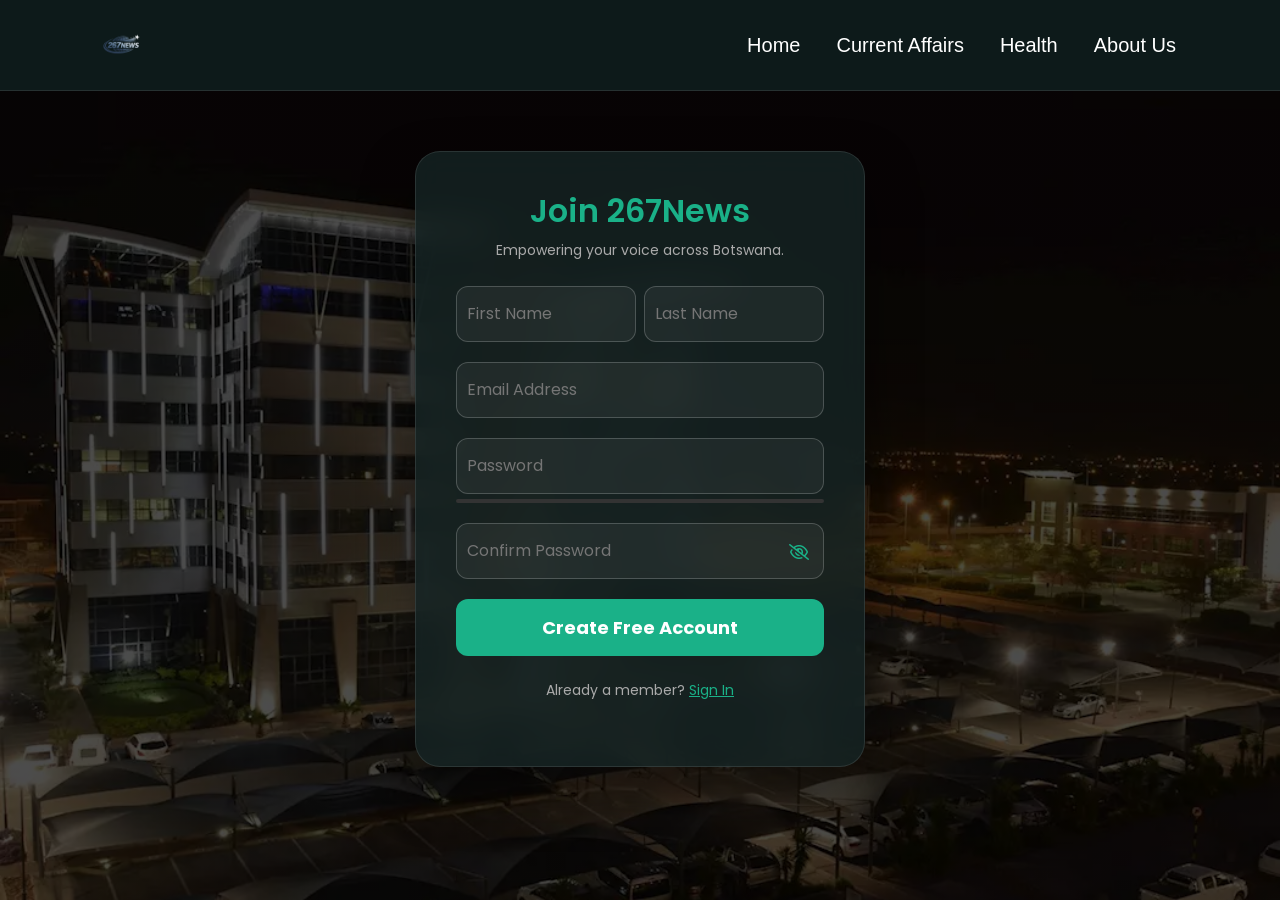
<file: form.html>
<!DOCTYPE html>
<html lang="en">
<head>
    <meta charset="UTF-8">
    <meta name="viewport" content="width=device-width, initial-scale=1.0">
    <title>267News | Join the Conversation</title>
    
    <link href="https://cdn.jsdelivr.net/npm/bootstrap@5.3.0/dist/css/bootstrap.min.css" rel="stylesheet">
    <link rel="stylesheet" href="https://cdnjs.cloudflare.com/ajax/libs/font-awesome/6.0.0/css/all.min.css">
    <link href="https://fonts.googleapis.com/css2?family=Poppins:wght@300;400;600&display=swap" rel="stylesheet">
    
    <style>
        * {
            margin: 0; padding: 0; box-sizing: border-box;
            font-family: 'Poppins', sans-serif;
        }

        body {
            min-height: 100vh;
            background: linear-gradient(rgba(0,0,0,0.7), rgba(0,0,0,0.7)), url('1338883-gaborone.webp');
            background-size: cover;
            background-position: center;
            background-attachment: fixed;
            color: white;
        }

        .navbar {
            background-color: #0d1a1a; 
            padding: 10px 5%;
            border-bottom: 1px solid rgba(255,255,255,0.1);
        }

        .logo img { height: 60px; transition: 0.3s; }
        .logo img:hover { transform: scale(1.05); }

        .nav-link {
            color: white ;
            font-family: 'Impact', sans-serif;
            font-size: 20px;
            margin-right: 20px;
        }
        .main-wrapper {
            display: flex;
            align-items: center;
            justify-content: center;
            padding: 60px 20px;
        }

        .glass-card {
            background: rgba(20, 35, 35, 0.85);
            backdrop-filter: blur(15px);
            -webkit-backdrop-filter: blur(15px);
            border: 1px solid rgba(255, 255, 255, 0.1);
            border-radius: 25px;
            padding: 40px;
            width: 100%;
            max-width: 450px;
            box-shadow: 0 25px 50px rgba(0,0,0,0.5);
            transition: 0.5s ease;
        }

        .title {
            color: #1ab188;
            font-size: 32px;
            font-weight: 600;
            text-align: center;
            margin-bottom: 10px;
        }

        .message { color: #aaa; text-align: center; font-size: 14px; margin-bottom: 25px; }

        .input-group-custom {
            position: relative;
            margin-bottom: 20px;
        }

        .input-group-custom input {
            width: 100%;
            padding: 15px 10px;
            background: rgba(255,255,255,0.05);
            border: 1px solid rgba(255,255,255,0.2);
            border-radius: 12px;
            color: white;
            outline: none;
            transition: 0.3s;
        }

        .input-group-custom input:focus {
            border-color: #1ab188;
            background: rgba(26, 177, 136, 0.05);
        }

        .strength-container {
            height: 4px;
            background: #333;
            margin: -15px 0 20px 0;
            border-radius: 2px;
            overflow: hidden;
        }

        #strengthBar {
            height: 100%;
            width: 0%;
            transition: 0.4s ease;
        }

        .submit-btn {
            width: 100%;
            padding: 15px;
            background: #1ab188;
            border: none;
            border-radius: 12px;
            color: white;
            font-weight: bold;
            font-size: 18px;
            cursor: pointer;
            transition: 0.3s;
        }

        .submit-btn:hover {
            background: #159673;
            transform: translateY(-3px);
            box-shadow: 0 10px 20px rgba(26, 177, 136, 0.3);
        }

        .toggle-icon {
            position: absolute;
            right: 15px;
            top: 18px;
            color: #1ab188;
            cursor: pointer;
        }

        footer {
    background-color: #0d1a1a; 
    border-top: 1px solid rgba(255, 255, 255, 0.1);
    padding: 40px 0 20px 0;
    margin-top: 50px; 
    width: 100%;
    position: relative; 
}

.footer-content {
    display: flex;
    justify-content: space-between; 
    align-items: flex-start;
    flex-wrap: wrap;
    max-width: 1200px;
    margin: 0 auto;
    padding: 0 5%;
}

.footer-section {
    flex: 1;
    min-width: 250px; 
    margin-bottom: 30px;
    text-align: left;
}

.footer-section p {
    margin-bottom: 15px;
    font-size: 1rem;
    font-weight: 600;
    color: #1ab188;
    text-transform: uppercase;
    letter-spacing: 1px;
}

.footer-section a {
    display: block; 
    color: #a0a0a0;
    font-size: 0.9rem;
    margin: 8px 0;
    text-decoration: none;
    transition: all 0.3s ease;
}

.footer-section a:hover {
    color: #ffffff;
    transform: translateX(5px); 
}


.social-links {
    display: flex;
    gap: 15px;
    margin-top: 10px;
}

.social-links a {
    display: inline-flex;
    align-items: center;
    justify-content: center;
    border: 1px solid rgba(255,255,255,0.1);
    width: 35px;
    height: 35px;
    border-radius: 50%;
    padding: 0;
    transition: 0.3s;
}

.social-links a:hover {
    background-color: #1ab188;
    border-color: #1ab188;
    color: white;
    transform: translateY(-3px);
}


.footer-bottom {
    text-align: center;
    padding-top: 20px;
    margin-top: 20px;
    border-top: 1px solid rgba(255, 255, 255, 0.05);
    font-size: 0.8rem;
    color: #666;
}
        #success-ui { display: none; text-align: center; animation: fadeIn 0.8s ease; }

        @keyframes fadeIn { from { opacity: 0; } to { opacity: 1; } }
    </style>
</head>
<body>

<nav class="navbar navbar-expand-lg">
    <div class="container-fluid">
        <a class="navbar-brand logo" href="index.html">
            <img src="345news.png" alt="267News Logo">
        </a>

        <button class="navbar-toggler" type="button" data-bs-toggle="collapse" data-bs-target="#navbarNav" aria-controls="navbarNav" aria-expanded="false" aria-label="Toggle navigation">
            <span class="navbar-toggler-icon" style="filter: invert(1);"></span>
        </button>

        <div class="collapse navbar-collapse" id="navbarNav">
            <ul class="navbar-nav ms-auto align-items-center">
                <li class="nav-item"><a class="nav-link" href="index.html">Home</a></li>
                <li class="nav-item"><a class="nav-link" href="current affairs.html">Current Affairs</a></li>
                <li class="nav-item"><a class="nav-link" href="health.html">Health</a></li>
                <li class="nav-item"><a class="nav-link" href="about us.html">About Us</a></li>
                </li>
            </ul>
        </div>
    </div>
</nav>

<div class="main-wrapper">
    <div class="glass-card" id="form-card">
        <h1 class="title">Join 267News</h1>
        <p class="message">Empowering your voice across Botswana.</p>

        <form id="registrationForm">
            <div class="row g-2">
                <div class="col-6 input-group-custom">
                    <input type="text" placeholder="First Name" required>
                </div>
                <div class="col-6 input-group-custom">
                    <input type="text" placeholder="Last Name" required>
                </div>
            </div>

            <div class="input-group-custom">
                <input type="email" placeholder="Email Address" required>
            </div>

            <div class="input-group-custom">
                <input type="password" id="pass" placeholder="Password" required>
            </div>

            <div class="strength-container">
                <div id="strengthBar"></div>
            </div>

            <div class="input-group-custom">
                <input type="password" id="confirmPass" placeholder="Confirm Password" required>
                <span class="toggle-icon" id="toggleVisibility">
                    <i class="far fa-eye-slash"></i>
                </span>
            </div>

            <button type="submit" class="submit-btn">Create Free Account</button>
            <p class="message mt-4">Already a member? <a href="#" style="color: #1ab188;">Sign In</a></p>
        </form>
    </div>

    <div class="glass-card" id="success-ui">
        <div style="font-size: 60px; margin-bottom: 20px;">💎</div>
        <h2 class="title">Welcome Aboard!</h2>
        <p class="message">Your account is ready. Get ready for the latest real-time insights from Gaborone and beyond.</p>
        <a href="index.html" class="submit-btn text-decoration-none d-inline-block">Go to Dashboard</a>
    </div>
</div>

<script>
    const pass = document.getElementById('pass');
    const confirmPass = document.getElementById('confirmPass');
    const strengthBar = document.getElementById('strengthBar');
    const toggle = document.getElementById('toggleVisibility');
    const form = document.getElementById('registrationForm');
    const formCard = document.getElementById('form-card');
    const successUI = document.getElementById('success-ui');

    pass.addEventListener('input', () => {
        let score = 0;
        if (pass.value.length > 7) score += 33;
        if (/[A-Z]/.test(pass.value)) score += 33;
        if (/[0-9]/.test(pass.value)) score += 34;

        strengthBar.style.width = score + "%";
        if (score < 40) strengthBar.style.backgroundColor = "#ff4d4d";
        else if (score < 80) strengthBar.style.backgroundColor = "#ffa500";
        else strengthBar.style.backgroundColor = "#1ab188";
    });

    toggle.addEventListener('click', () => {
        const type = pass.getAttribute('type') === 'password' ? 'text' : 'password';
        pass.setAttribute('type', type);
        confirmPass.setAttribute('type', type);
        toggle.querySelector('i').classList.toggle('fa-eye');
        toggle.querySelector('i').classList.toggle('fa-eye-slash');
    });

    form.addEventListener('submit', (e) => {
        e.preventDefault();
        
        if (pass.value !== confirmPass.value) {
            alert("Passwords do not match!");
            return;
        }

 
        formCard.style.opacity = '0';
        formCard.style.transform = 'translateY(-20px)';
        
        setTimeout(() => {
            formCard.style.display = 'none';
            successUI.style.display = 'block';
        }, 500);
    });
    <footer class="sticky-footer">
    <div class="footer-content">

        <div class="footer-section">
            <p><strong>CONTACT US</strong></p>
            <a href="mailto:267NEWS@gmail.com">267NEWS@gmail.com</a> | 
            <a href="tel:+26771234567">📞 +267 71 234 567</a>
        </div>

        <div class="footer-section">
            <p><strong>SOCIAL MEDIA</strong></p>
            <div class="social-links">
            <a href="https://facebook.com/267NewsBotswana" target="_blank">Facebook</a>
            <a href="https://twitter.com/267NewsBotswana" target="_blank">Twitter</a>
            <a href="https://instagram.com/267NewsBotswana" target="_blank">Instagram</a>
            <a href="https://youtube.com/267NewsBotswana" target="_blank">Youtube</a>
            </div>
        </div>
        <div class="footer-section">
            <p>&copy; 2026 267NEWS Botswana</p>
        </div>
        <div class="footer-section">
    <p>267News</p>
    <a href="about-us.html">Our Story</a>
    <a href="contact.html">Contact Us</a>
    <a href="form.html" class="signup-btn">SIGN UP</a>
    <a href="form.html">Join the Community</a>
</div>
    </div>
</footer>
</script>

<script src="https://cdn.jsdelivr.net/npm/bootstrap@5.3.0/dist/js/bootstrap.bundle.min.js"></script>
</body>
</html>
</file>
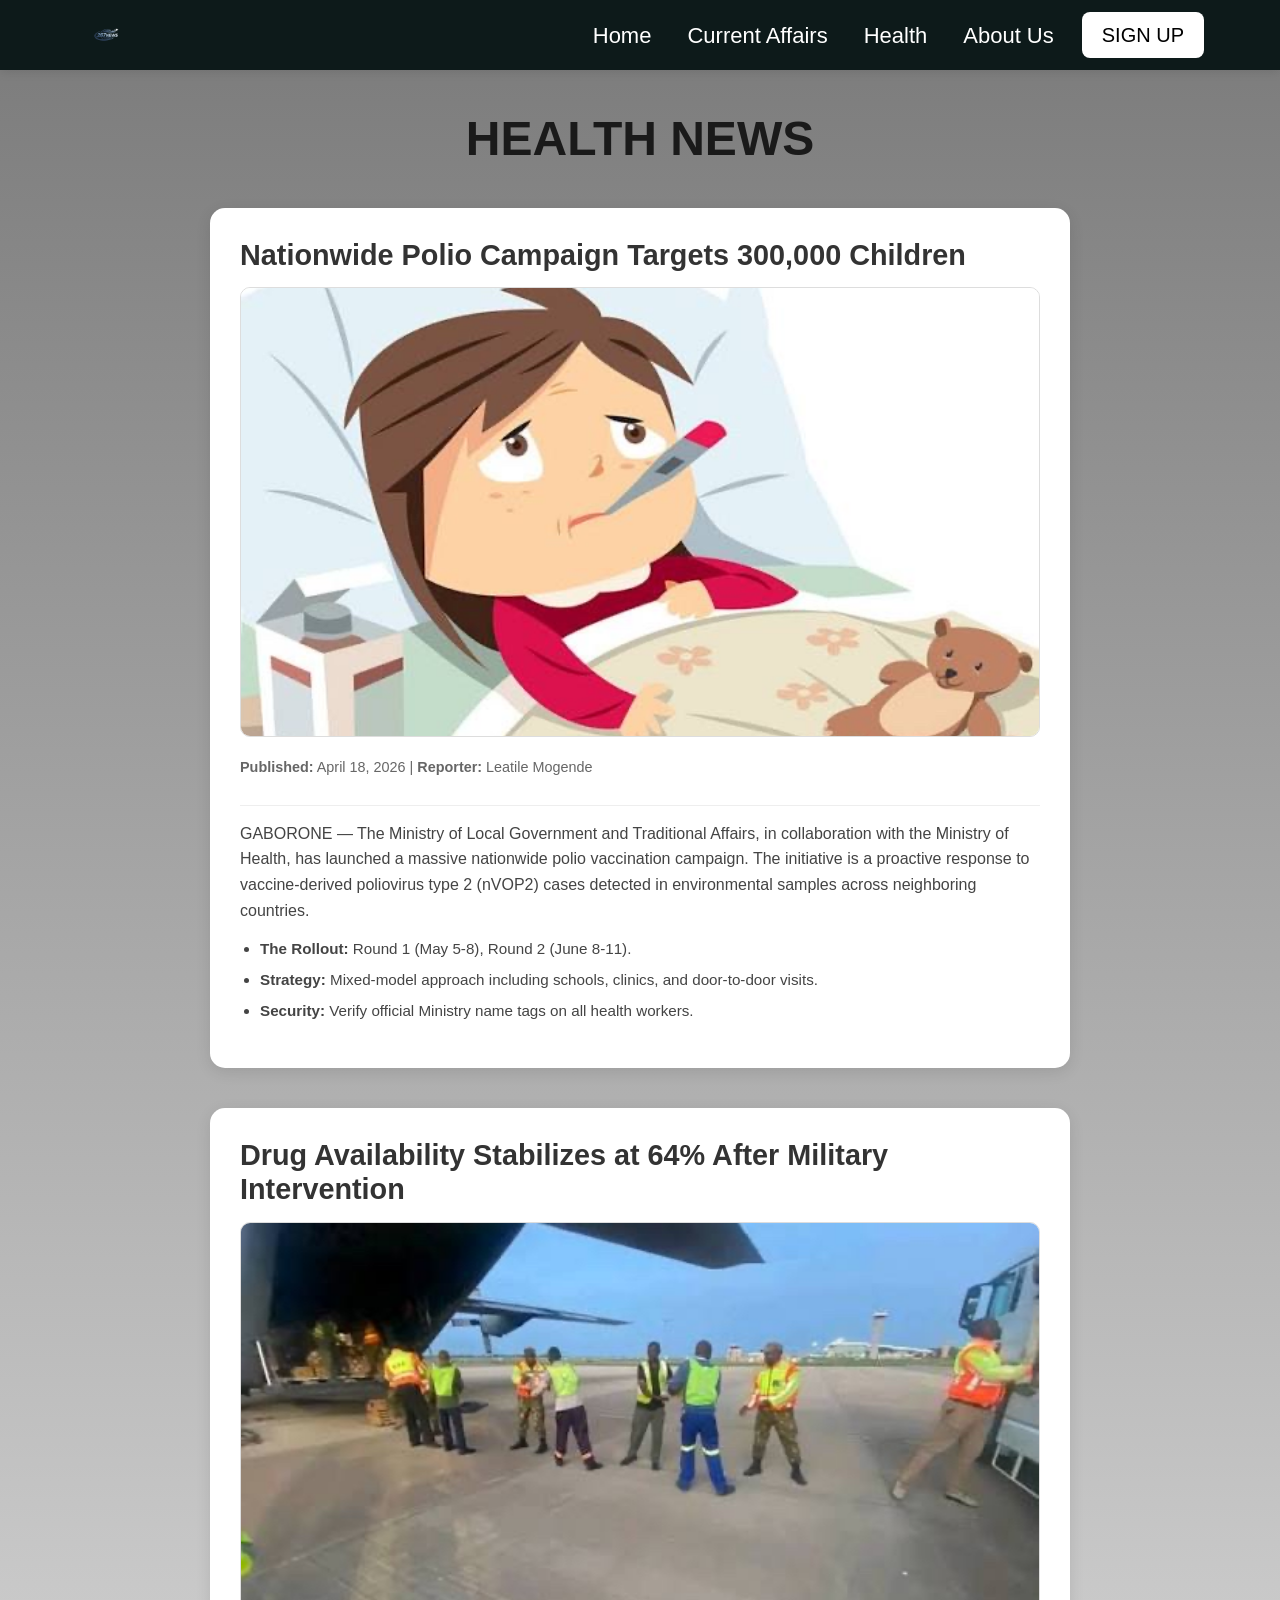
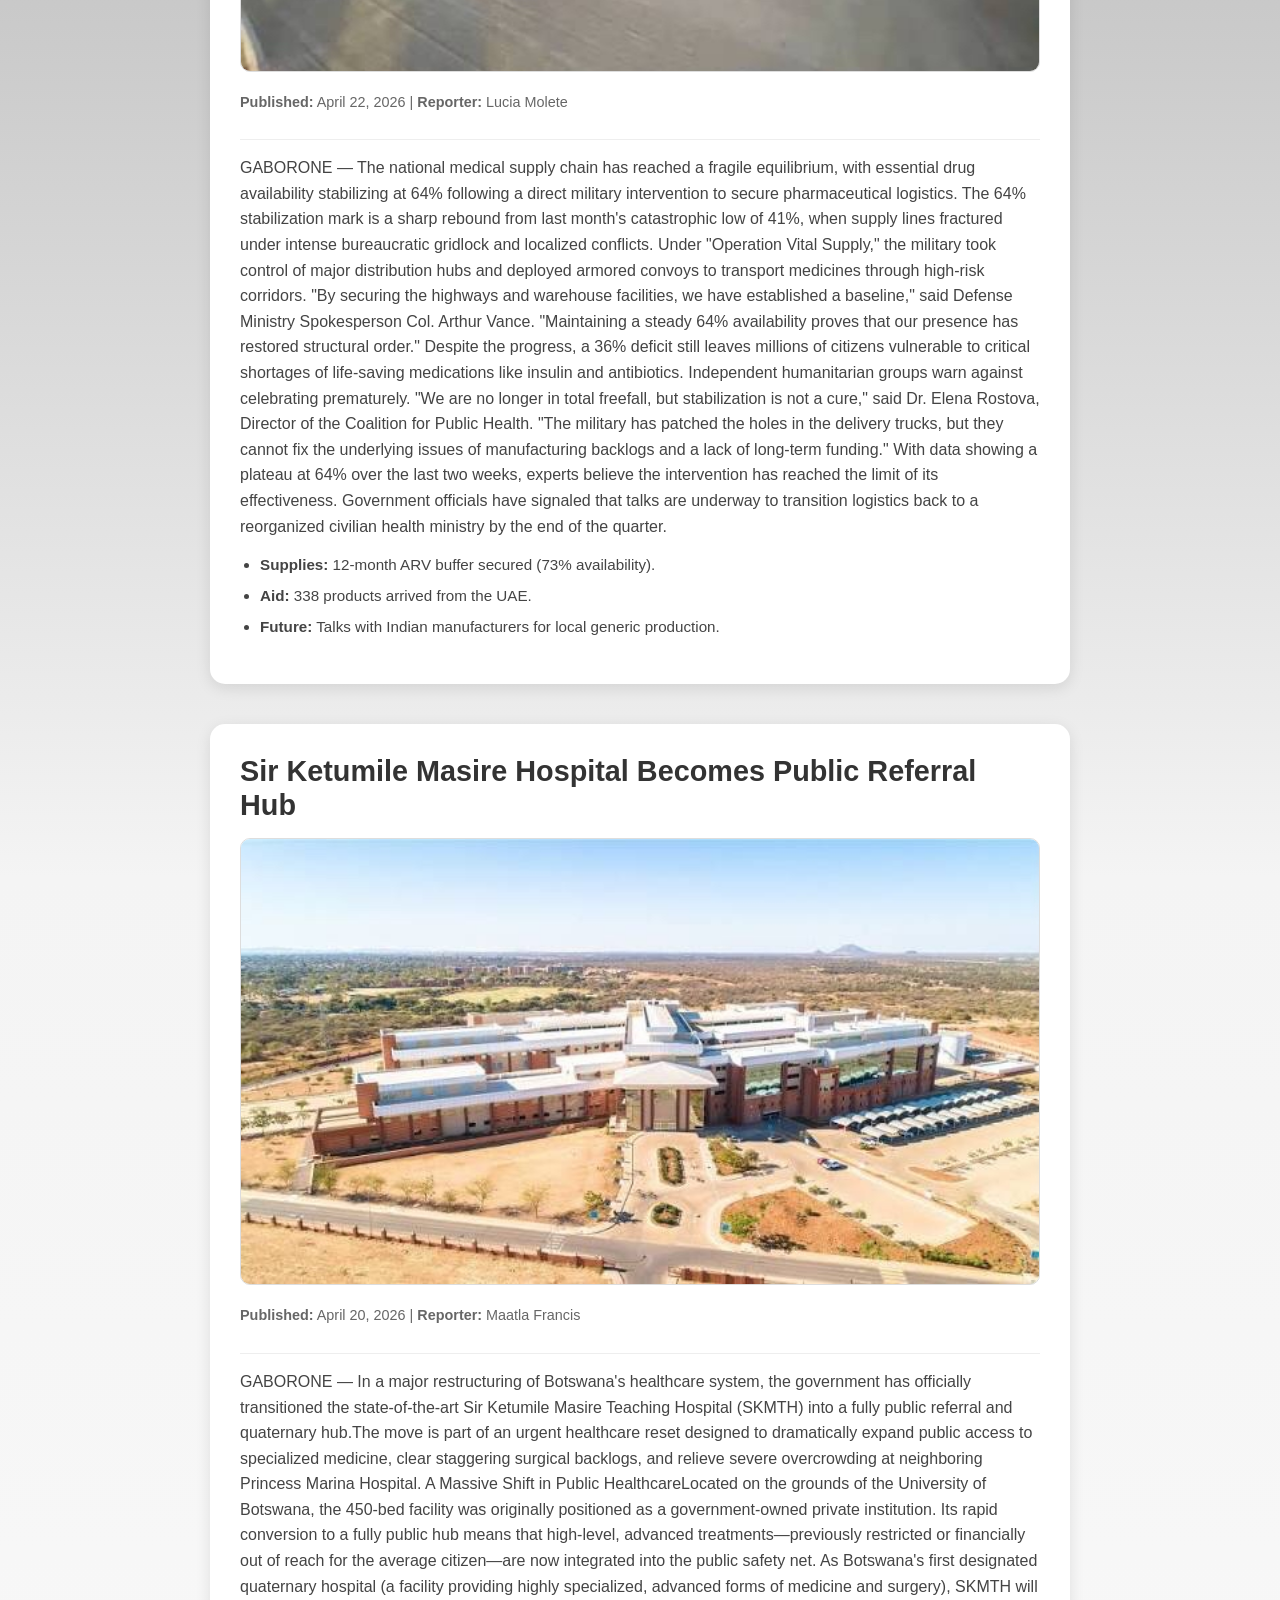
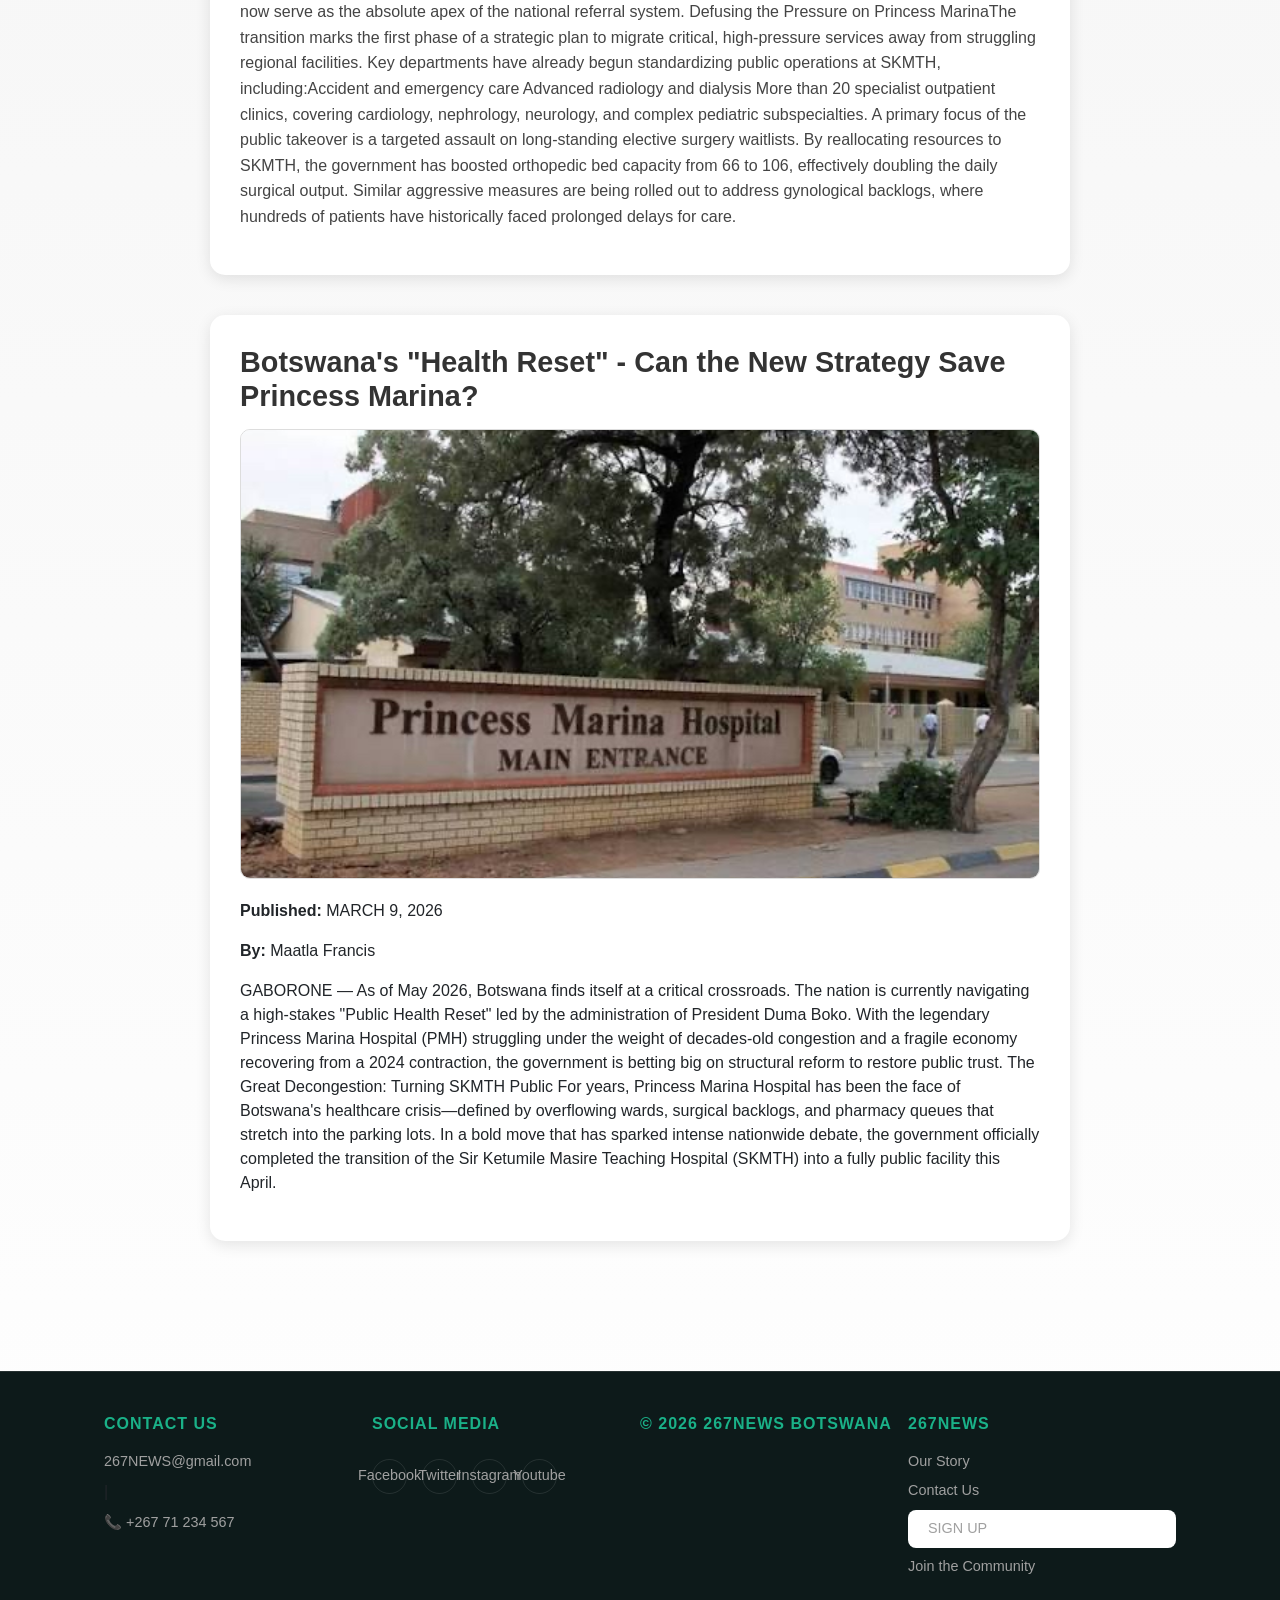
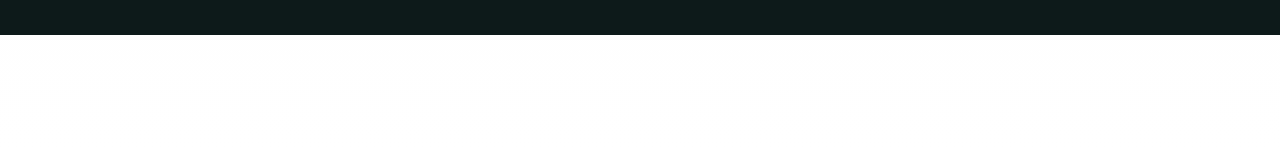
<file: health.html>
<!DOCTYPE html>
<html lang="en">
<head>
    <meta charset="UTF-8">
    <meta name="viewport" content="width=device-width, initial-scale=1.0">
    <title>267News | Health</title>
    <link href="https://cdn.jsdelivr.net/npm/bootstrap@5.3.0/dist/css/bootstrap.min.css" rel="stylesheet">
    <style>
    
        * {
            margin: 0;
            padding: 0;
            box-sizing: border-box;
            font-family: 'Poppins', sans-serif;
        }

        body {
            background: linear-gradient(to bottom, #7a7a7a 0%, #f4f4f4 50%, #ffffff 100%);
            min-height: 100vh;
            padding-bottom: 120px; 
        }

      
        .navbar {
            background: rgb(254, 172, 188);
            font-family: 'Gill Sans', sans-serif;
            padding: 10px 5%;
            display: flex;
            align-items: center;
            justify-content: space-between;
            width: 100%;
            position: sticky;
            top: 0;
            z-index: 1000;
            box-shadow: 0 2px 10px rgba(0,0,0,0.1);
        }

.navbar {
    background-color: #0d1a1a; 
    padding: 10px 5%;
    position: sticky;
    top: 0;
    z-index: 1000;
}

.logo img {
    height: 40px;
}

.nav-link {
    color: white;
    font-family: 'Impact', 'Arial Narrow Bold', sans-serif;
    font-size: 22px;
    margin-right: 20px;
    transition: 0.3s;
}

.signup-btn {
    background-color: white;
    color: black;
    padding: 8px 20px;
    border-radius: 8px;
    text-decoration: none;
    font-family: 'Impact', sans-serif;
    font-size: 20px;
    text-transform: uppercase;
    display: inline-block;
    border: none;
}

@media (max-width: 991px) {
    .navbar-collapse {
        background-color: #0d1a1a;
        padding: 20px;
        text-align: center;
        border-radius: 0 0 15px 15px;
    }
    
    .nav-link {
        margin: 15px 0;
        font-size: 24px;
    }

    .signup-btn {
        margin-top: 10px;
        width: 100%; 
    }
}
      
        main {
            max-width: 900px;
            margin: 0 auto;
            padding: 40px 20px;
            text-align: center;
        }

        h1 {
            font-size: 3rem;
            font-weight: bold;
            color: #1a1a1a;
            margin-bottom: 40px;
            text-transform: uppercase;
        }

        article {
            background: white;
            padding: 30px;
            border-radius: 15px;
            margin-bottom: 40px;
            text-align: left;
            box-shadow: 0 4px 15px rgba(0,0,0,0.1);
        }

        article h3 {
            font-size: 1.8rem;
            font-weight: 800;
            color: #333;
            margin-bottom: 15px;
        }

        article img {
            width: 100%;
            max-height: 450px;
            object-fit: cover;
            border-radius: 10px;
            margin-bottom: 20px;
            border: 1px solid #ddd;
        }

        .meta-info {
            font-size: 0.9rem;
            color: #666;
            margin-bottom: 15px;
            border-bottom: 1px solid #eee;
            padding-bottom: 10px;
        }

        .article-content p {
            line-height: 1.6;
            color: #444;
            margin-bottom: 15px;
        }

        ul.highlights {
            padding-left: 20px;
            margin-bottom: 15px;
        }

        ul.highlights li {
            display: list-item;
            list-style: disc;
            font-size: 0.95rem;
            margin-bottom: 8px;
            color: #444;
        }
footer {
    background-color: #0d1a1a; 
    border-top: 1px solid rgba(255, 255, 255, 0.1);
    padding: 40px 0 20px 0;
    margin-top: 50px; 
    width: 100%;
    position: relative; 
}

.footer-content {
    display: flex;
    justify-content: space-between; 
    align-items: flex-start;
    flex-wrap: wrap;
    max-width: 1200px;
    margin: 0 auto;
    padding: 0 5%;
}


.footer-section {
    flex: 1;
    min-width: 250px; 
    margin-bottom: 30px;
    text-align: left;
}

.footer-section p {
    margin-bottom: 15px;
    font-size: 1rem;
    font-weight: 600;
    color: #1ab188;
    text-transform: uppercase;
    letter-spacing: 1px;
}


.footer-section a {
    display: block; 
    color: #a0a0a0;
    font-size: 0.9rem;
    margin: 8px 0;
    text-decoration: none;
    transition: all 0.3s ease;
}

.footer-section a:hover {
    color: #ffffff;
    transform: translateX(5px); 
}


.social-links {
    display: flex;
    gap: 15px;
    margin-top: 10px;
}

.social-links a {
    display: inline-flex;
    align-items: center;
    justify-content: center;
    border: 1px solid rgba(255,255,255,0.1);
    width: 35px;
    height: 35px;
    border-radius: 50%;
    padding: 0;
    transition: 0.3s;
}

.social-links a:hover {
    background-color: #1ab188;
    border-color: #1ab188;
    color: white;
    transform: translateY(-3px);
}

.footer-bottom {
    text-align: center;
    padding-top: 20px;
    margin-top: 20px;
    border-top: 1px solid rgba(255, 255, 255, 0.05);
    font-size: 0.8rem;
    color: #666;
}

    </style>
</head>
<body>

   <nav class="navbar navbar-expand-lg">
    <div class="container-fluid">
        <a class="navbar-brand logo" href="index.html">
            <img src="345news.png" alt="267News Logo">
        </a>

        <button class="navbar-toggler" type="button" data-bs-toggle="collapse" data-bs-target="#navbarNav" aria-controls="navbarNav" aria-expanded="false" aria-label="Toggle navigation">
            <span class="navbar-toggler-icon" style="filter: invert(1);"></span>
        </button>

        <div class="collapse navbar-collapse" id="navbarNav">
            <ul class="navbar-nav ms-auto align-items-center">
                <li class="nav-item"><a class="nav-link" href="index.html">Home</a></li>
                <li class="nav-item"><a class="nav-link" href="current affairs.html">Current Affairs</a></li>
                <li class="nav-item"><a class="nav-link" href="health.html">Health</a></li>
                <li class="nav-item"><a class="nav-link" href="about us.html">About Us</a></li>
                <li class="nav-item">
                    <a href="form.html" class="signup-btn">SIGN UP</a>
                </li>
            </ul>
        </div>
    </div>
</nav>

    <main>
        <h1>Health News</h1>

        
        <article>
            <h3>Nationwide Polio Campaign Targets 300,000 Children</h3>
            <img src="child.jfif" alt="picture of a child with polio">
            <div class="meta-info">
                <p><strong>Published:</strong> April 18, 2026 | <strong>Reporter:</strong> Leatile Mogende</p>
            </div>
            <div class="article-content">
                <p>GABORONE — The Ministry of Local Government and Traditional Affairs, in collaboration with the Ministry of Health, has launched a massive nationwide polio vaccination campaign. The initiative is a proactive response to vaccine-derived poliovirus type 2 (nVOP2) cases detected in environmental samples across neighboring countries.</p>
                <ul class="highlights">
                    <li><strong>The Rollout:</strong> Round 1 (May 5-8), Round 2 (June 8-11).</li>
                    <li><strong>Strategy:</strong> Mixed-model approach including schools, clinics, and door-to-door visits.</li>
                    <li><strong>Security:</strong> Verify official Ministry name tags on all health workers.</li>
                </ul>
            </div>
        </article>
        
        <article>
            <h3>Drug Availability Stabilizes at 64% After Military Intervention</h3>
            <img src="bdf.jfif" alt="Picture Medical supplies">
            <div class="meta-info">
                <p><strong>Published:</strong> April 22, 2026 | <strong>Reporter:</strong> Lucia Molete</p>
            </div>
            <div class="article-content">
                <p>GABORONE — The national medical supply chain has reached a fragile equilibrium, with essential drug availability stabilizing at 64% following a direct military intervention to secure pharmaceutical logistics.

The 64% stabilization mark is a sharp rebound from last month's catastrophic low of 41%, when supply lines fractured under intense bureaucratic gridlock and localized conflicts. Under "Operation Vital Supply," the military took control of major distribution hubs and deployed armored convoys to transport medicines through high-risk corridors.

"By securing the highways and warehouse facilities, we have established a baseline," said Defense Ministry Spokesperson Col. Arthur Vance. "Maintaining a steady 64% availability proves that our presence has restored structural order."

Despite the progress, a 36% deficit still leaves millions of citizens vulnerable to critical shortages of life-saving medications like insulin and antibiotics. Independent humanitarian groups warn against celebrating prematurely.

"We are no longer in total freefall, but stabilization is not a cure," said Dr. Elena Rostova, Director of the Coalition for Public Health. "The military has patched the holes in the delivery trucks, but they cannot fix the underlying issues of manufacturing backlogs and a lack of long-term funding."

With data showing a plateau at 64% over the last two weeks, experts believe the intervention has reached the limit of its effectiveness. Government officials have signaled that talks are underway to transition logistics back to a reorganized civilian health ministry by the end of the quarter.</p>
                <ul class="highlights">
                    <li><strong>Supplies:</strong> 12-month ARV buffer secured (73% availability).</li>
                    <li><strong>Aid:</strong> 338 products arrived from the UAE.</li>
                    <li><strong>Future:</strong> Talks with Indian manufacturers for local generic production.</li>
                </ul>
            </div>
        </article>

        <article>
            <h3>Sir Ketumile Masire Hospital Becomes Public Referral Hub</h3>
            <img src="sir ketumile.jfif" alt="picture of Sir Ketumile Masire Hospital">
            <div class="meta-info">
                <p><strong>Published:</strong> April 20, 2026 | <strong>Reporter:</strong> Maatla Francis</p>
            </div>
            <div class="article-content">
                <p>GABORONE — In a major restructuring of Botswana's healthcare system, the government has officially transitioned the state-of-the-art Sir Ketumile Masire Teaching Hospital (SKMTH) into a fully public referral and quaternary hub.The move is part of an urgent healthcare reset designed to dramatically expand public access to specialized medicine, clear staggering surgical backlogs, and relieve severe overcrowding at neighboring Princess Marina Hospital.  A Massive Shift in Public HealthcareLocated on the grounds of the University of Botswana, the 450-bed facility was originally positioned as a government-owned private institution. Its rapid conversion to a fully public hub means that high-level, advanced treatments—previously restricted or financially out of reach for the average citizen—are now integrated into the public safety net.  As Botswana's first designated quaternary hospital (a facility providing highly specialized, advanced forms of medicine and surgery), SKMTH will now serve as the absolute apex of the national referral system.  Defusing the Pressure on Princess MarinaThe transition marks the first phase of a strategic plan to migrate critical, high-pressure services away from struggling regional facilities. Key departments have already begun standardizing public operations at SKMTH, including:Accident and emergency care  Advanced radiology and dialysis  More than 20 specialist outpatient clinics, covering cardiology, nephrology, neurology, and complex pediatric subspecialties.  A primary focus of the public takeover is a targeted assault on long-standing elective surgery waitlists. By reallocating resources to SKMTH, the government has boosted orthopedic bed capacity from 66 to 106, effectively doubling the daily surgical output. Similar aggressive measures are being rolled out to address gynological backlogs, where hundreds of patients have historically faced prolonged delays for care.  </p>
            </div>
        </article>
         <article>
            <h3>Botswana's "Health Reset" - Can the New Strategy Save Princess Marina?</h3>
            <img src="marina.jfif" alt="Picture of princess Marina Hospital">

            <div class="meta-data">
                <p><strong>Published:</strong> MARCH 9, 2026</p>
                <p><strong>By:</strong> Maatla Francis</p>
            </div>
            <p>GABORONE — As of May 2026, Botswana finds itself at a critical crossroads. The nation is currently navigating a high-stakes "Public Health Reset" led by the administration of President Duma Boko. With the legendary Princess Marina Hospital (PMH) struggling under the weight of decades-old congestion and a fragile economy recovering from a 2024 contraction, the government is betting big on structural reform to restore public trust.
The Great Decongestion: Turning SKMTH Public
For years, Princess Marina Hospital has been the face of Botswana's healthcare crisis—defined by overflowing wards, surgical backlogs, and pharmacy queues that stretch into the parking lots. In a bold move that has sparked intense nationwide debate, the government officially completed the transition of the Sir Ketumile Masire Teaching Hospital (SKMTH) into a fully public facility this April.  </p>
        </article>

    </main>
<footer class="sticky-footer">
    <div class="footer-content">

        <div class="footer-section">
            <p><strong>CONTACT US</strong></p>
            <a href="mailto:267NEWS@gmail.com">267NEWS@gmail.com</a> | 
            <a href="tel:+26771234567">📞 +267 71 234 567</a>
        </div>

        <div class="footer-section">
            <p><strong>SOCIAL MEDIA</strong></p>
            <div class="social-links">
            <a href="https://facebook.com/267NewsBotswana" target="_blank">Facebook</a>
            <a href="https://twitter.com/267NewsBotswana" target="_blank">Twitter</a>
            <a href="https://instagram.com/267NewsBotswana" target="_blank">Instagram</a>
            <a href="https://youtube.com/267NewsBotswana" target="_blank">Youtube</a>
            </div>
        </div>
        <div class="footer-section">
            <p>&copy; 2026 267NEWS Botswana</p>
        </div>
        <div class="footer-section">
    <p>267News</p>
    <a href="about-us.html">Our Story</a>
    <a href="contact.html">Contact Us</a>
    <a href="form.html" class="signup-btn">SIGN UP</a>
    <a href="form.html">Join the Community</a>
</div>
    </div>
</footer>

    <script src="https://cdn.jsdelivr.net/npm/bootstrap@5.3.0/dist/js/bootstrap.bundle.min.js"></script>
</body>
</html>
</file>
